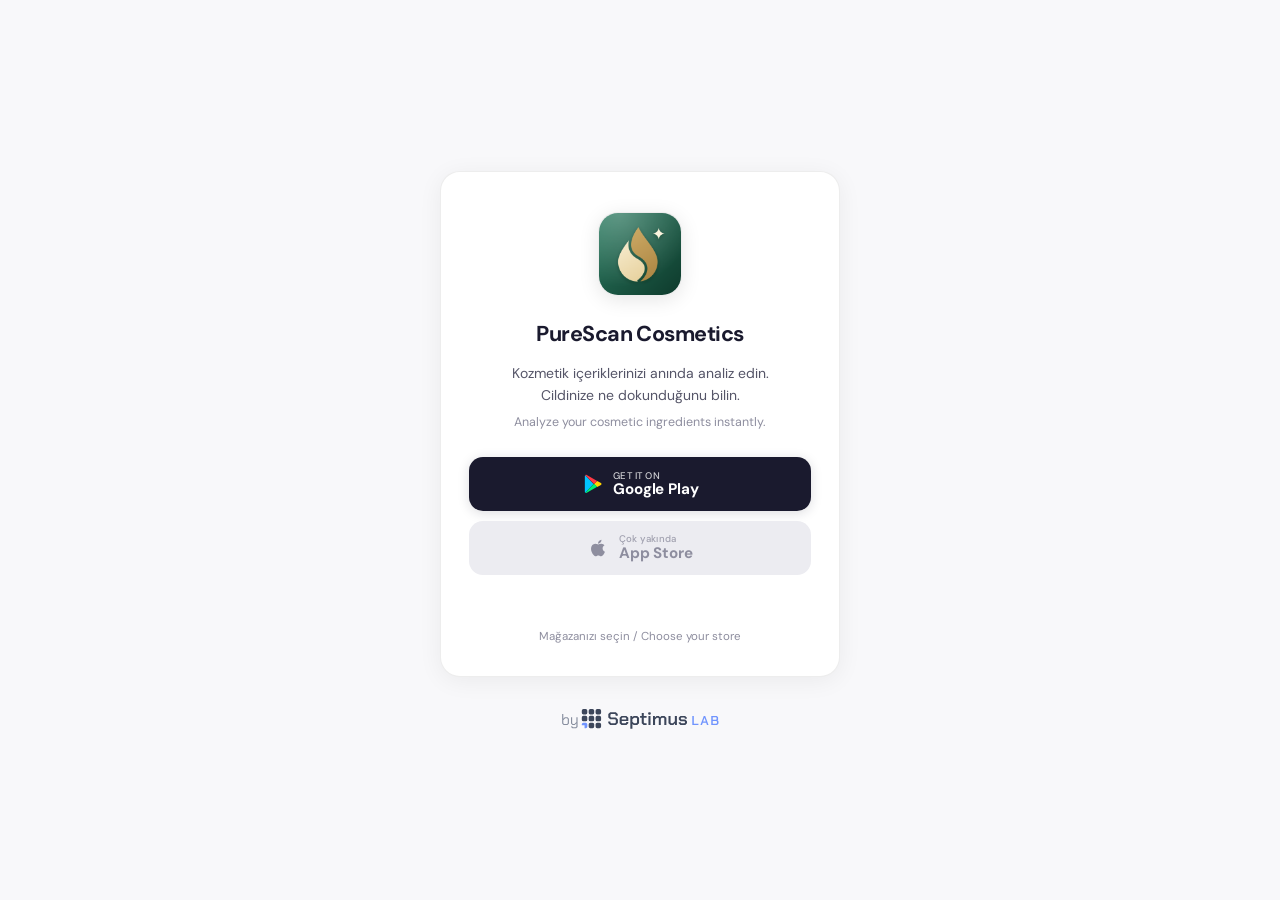
<file: index.html>
<!DOCTYPE html>
<html lang="tr">
<head>
    <meta charset="UTF-8">
    <meta name="viewport" content="width=device-width, initial-scale=1.0, maximum-scale=1.0, user-scalable=no">
    <title>PureScan Cosmetics | by SeptimusLab</title>
    <meta name="description" content="PureScan Cosmetics - Kozmetik içeriklerinizi anında analiz edin.">
    <meta name="robots" content="index, follow" />
    <link rel="canonical" href="https://purescan.septimuslab.com/" />
    <meta name="theme-color" content="#ffffff">
    <meta property="og:type" content="website">
    <meta property="og:site_name" content="PureScan Cosmetics">
    <meta property="og:title" content="PureScan Cosmetics: Cildine ne sürdüğünü bil">
    <meta property="og:description" content="İçerik listesini tara, her bileşeni saniyeler içinde öğren. Google Play'de ücretsiz.">
    <meta property="og:url" content="https://purescan.septimuslab.com/">
    <meta property="og:image" content="https://purescan.septimuslab.com/assets/og/og-tr.png">
    <meta property="og:image:width" content="1200">
    <meta property="og:image:height" content="630">
    <meta property="og:locale" content="tr_TR">
    <meta name="twitter:card" content="summary_large_image">
    <meta name="twitter:title" content="PureScan Cosmetics: Cildine ne sürdüğünü bil">
    <meta name="twitter:description" content="İçerik listesini tara, her bileşeni saniyeler içinde öğren. Google Play'de ücretsiz.">
    <meta name="twitter:image" content="https://purescan.septimuslab.com/assets/og/og-tr.png">
    <link rel="icon" type="image/x-icon" sizes="16x16 32x32 48x48" href="/favicon.ico?v=2" />
    <link rel="apple-touch-icon" sizes="180x180" href="/assets/apple-touch-icon.png?v=2" />
    <link rel="manifest" href="/site.webmanifest?v=2" />
    <link rel="preconnect" href="https://fonts.googleapis.com">
    <link href="https://fonts.googleapis.com/css2?family=DM+Sans:wght@400;500;600;700&display=swap" rel="stylesheet">
    <style>
        *, *::before, *::after { margin: 0; padding: 0; box-sizing: border-box; }

        :root {
            --bg: #f8f8fa;
            --card: #ffffff;
            --border: rgba(0, 0, 0, 0.07);
            --text: #1a1a2e;
            --text-secondary: #555568;
            --text-dim: #8e8e9f;
            --shadow-md: 0 4px 24px rgba(0, 0, 0, 0.06);
            --shadow-icon: 0 4px 20px rgba(0, 0, 0, 0.1);
        }

        html, body { height: 100%; }

        body {
            font-family: 'DM Sans', -apple-system, BlinkMacSystemFont, sans-serif;
            background: var(--bg);
            color: var(--text);
            display: flex;
            flex-direction: column;
            align-items: center;
            justify-content: center;
            min-height: 100dvh;
            padding: 1.5rem;
            -webkit-font-smoothing: antialiased;
            -webkit-tap-highlight-color: transparent;
        }

        .card {
            width: 100%;
            max-width: 400px;
            background: var(--card);
            border: 1px solid var(--border);
            border-radius: 20px;
            padding: 2.5rem 1.75rem 2rem;
            text-align: center;
            box-shadow: var(--shadow-md);
            animation: rise 0.6s cubic-bezier(0.16, 1, 0.3, 1) both;
        }

        @keyframes rise { from { opacity: 0; transform: translateY(16px); } to { opacity: 1; transform: translateY(0); } }

        .app-icon {
            width: 84px; height: 84px; border-radius: 20px;
            border: 1px solid var(--border);
            margin: 0 auto 1.5rem;
            box-shadow: var(--shadow-icon);
            overflow: hidden; background: #fff;
        }
        .app-icon img { width: 100%; height: 100%; object-fit: cover; display: block; }

        .app-name { font-size: 1.35rem; font-weight: 700; letter-spacing: -0.025em; color: var(--text); margin-bottom: 0.85rem; }

        .desc { margin-bottom: 1.5rem; }
        .desc-tr { font-size: 0.875rem; line-height: 1.6; color: var(--text-secondary); }
        .desc-en { font-size: 0.78rem; line-height: 1.6; color: var(--text-dim); margin-top: 0.4rem; }

        /* Store buttons */
        .stores { display: flex; flex-direction: column; gap: 0.6rem; width: 100%; }

        .store-btn {
            display: flex; align-items: center; justify-content: center; gap: 0.6rem;
            width: 100%; padding: 0.8rem 1rem;
            background: #1a1a2e; color: #fff; text-decoration: none;
            border-radius: 14px; transition: all 0.2s ease;
            box-shadow: 0 2px 12px rgba(26, 26, 46, 0.15);
        }
        .store-btn:hover { transform: translateY(-1px); box-shadow: 0 4px 16px rgba(26, 26, 46, 0.22); }
        .store-btn:active { transform: translateY(0); }
        .store-btn .ico { width: 22px; height: 22px; flex-shrink: 0; display: flex; align-items: center; justify-content: center; }
        .store-btn .txt { display: flex; flex-direction: column; align-items: flex-start; line-height: 1.15; }
        .store-btn .txt .small { font-size: 0.6rem; opacity: 0.8; font-weight: 500; letter-spacing: 0.02em; }
        .store-btn .txt .big { font-size: 0.95rem; font-weight: 700; letter-spacing: -0.01em; }

        .store-btn--disabled {
            background: #ececf1; color: var(--text-dim);
            box-shadow: none; cursor: default; pointer-events: none;
        }
        .store-btn--highlight { outline: 2px solid rgba(26,26,46,0.18); outline-offset: 2px; }

        .redirect {
            display: flex; align-items: center; justify-content: center; gap: 0.45rem;
            margin-top: 1.15rem; font-size: 0.72rem; color: var(--text-dim);
            min-height: 18px;
        }
        .timer { position: relative; width: 18px; height: 18px; display: flex; align-items: center; justify-content: center; }
        .timer span { font-size: 0.62rem; font-weight: 700; color: var(--text-secondary); z-index: 1; }
        .timer svg { position: absolute; inset: 0; transform: rotate(-90deg); }
        .timer-track { fill: none; stroke: var(--border); stroke-width: 2; }
        .timer-progress { fill: none; stroke: var(--text-secondary); stroke-width: 2; stroke-linecap: round; stroke-dasharray: 44; stroke-dashoffset: 0; transition: stroke-dashoffset 1s linear; }

        .choose { margin-top: 1.1rem; font-size: 0.72rem; color: var(--text-dim); }

        .studio { margin-top: 2rem; display: flex; flex-direction: column; align-items: center; gap: 0.4rem; animation: rise 0.6s 0.1s cubic-bezier(0.16, 1, 0.3, 1) both; }
        .studio-logo { display: block; height: 20px; width: auto; opacity: 0.8; }
        .studio-text { font-size: 0.58rem; color: var(--text-dim); letter-spacing: 0.12em; text-transform: uppercase; opacity: 0.45; }

        @media (max-width: 420px) {
            body { padding: 1rem; }
            .card { padding: 2rem 1.5rem 1.75rem; border-radius: 18px; }
            .app-icon { width: 76px; height: 76px; border-radius: 18px; }
            .app-name { font-size: 1.25rem; }
        }
    </style>
</head>
<body>

    <div class="card">
        <div class="app-icon"><img src="assets/purescan.png" alt="PureScan Cosmetics"></div>
        <h1 class="app-name">PureScan Cosmetics</h1>
        <div class="desc">
            <p class="desc-tr">Kozmetik içeriklerinizi anında analiz edin.<br>Cildinize ne dokunduğunu bilin.</p>
            <p class="desc-en">Analyze your cosmetic ingredients instantly.</p>
        </div>

        <div class="stores" id="stores"></div>

        <div class="redirect" id="redirect"></div>
        <div class="choose" id="choose"></div>
    </div>

    <div class="studio">
        <a href="https://www.septimuslab.com/" target="_blank" rel="noopener"><img src="assets/septimuslab/septimuslab-imza-acik-zemin.svg" alt="by SeptimusLab" class="studio-logo" width="164" height="21"></a>
    </div>

    <script>
        // ====== CONFIG ======
        // App Store linki yayına girince doldur: 'https://apps.apple.com/app/idXXXXXXXXXX'
        // Boşken iOS'ta "Çok yakında" pasif düğmesi görünür, yalnız Android otomatik yönlenir.
        const STORE = {
            play: 'https://play.google.com/store/apps/details?id=com.septimuslab.purescan',
            appStore: ''
        };
        const AUTO_REDIRECT_SECONDS = 3;

        // ====== ICONS ======
        const APPLE_ICON = '<svg viewBox="0 0 24 24" width="22" height="22" fill="currentColor"><path d="M17.05 20.28c-.98.95-2.05.8-3.08.35-1.09-.46-2.09-.48-3.24 0-1.44.62-2.2.44-3.06-.35C2.79 15.25 3.51 7.59 9.05 7.31c1.35.07 2.29.74 3.08.8 1.18-.24 2.31-.93 3.57-.84 1.51.12 2.65.72 3.4 1.8-3.12 1.87-2.38 5.98.48 7.13-.57 1.5-1.31 2.99-2.54 4.09zM12.03 7.25c-.15-2.23 1.66-4.07 3.74-4.25.29 2.58-2.34 4.5-3.74 4.25z"/></svg>';
        const PLAY_ICON = '<svg viewBox="0 0 24 24" width="22" height="22"><path fill="#00C4FF" d="M3.6 2.4c-.3.2-.5.6-.5 1.1v16.9c0 .5.2.9.5 1.1l9-9.5-9-9.6z"/><path fill="#FFD300" d="M16.6 8.6l-3.5 3.4 3.5 3.4 4.1-2.3c.8-.5.8-1.7 0-2.2l-4.1-2.3z"/><path fill="#00EE76" d="M3.6 21.5c.4.3 1 .4 1.6 0l11.4-6.5-3.5-3.4-9.5 9.9z"/><path fill="#FF3945" d="M3.6 2.4l9.5 9.6 3.5-3.4L5.2 2.1c-.6-.4-1.2-.3-1.6.3z"/></svg>';

        const t = {
            apple: { small: 'Download on the', big: 'App Store' },
            play:  { small: 'GET IT ON', big: 'Google Play' },
            soon:  { small: 'Çok yakında', big: 'App Store' }
        };

        function btn(href, iconHtml, small, big, opts) {
            opts = opts || {};
            const cls = 'store-btn' + (opts.disabled ? ' store-btn--disabled' : '') + (opts.highlight ? ' store-btn--highlight' : '');
            const tag = opts.disabled ? 'div' : 'a';
            const hrefAttr = opts.disabled ? '' : (' href="' + href + '"');
            return '<' + tag + hrefAttr + ' class="' + cls + '">' +
                '<span class="ico">' + iconHtml + '</span>' +
                '<span class="txt"><span class="small">' + small + '</span><span class="big">' + big + '</span></span>' +
                '</' + tag + '>';
        }

        // ====== DETECT ======
        const ua = navigator.userAgent || '';
        const isIOS = /iPad|iPhone|iPod/.test(ua) || (navigator.platform === 'MacIntel' && navigator.maxTouchPoints > 1);
        const isAndroid = /Android/.test(ua);
        const hasAppStore = !!STORE.appStore;

        // Arama motoru botları sayfada kalır (Googlebot akıllı telefon UA'sı "Android" içerir).
        const isBot = /bot|crawl|spider|slurp|lighthouse|mediapartners/i.test(ua);

        // Hangi mağazaya otomatik yönlendirilecek? (link yoksa null)
        let target = null;
        if (!isBot && isIOS && hasAppStore) target = STORE.appStore;
        else if (!isBot && isAndroid && STORE.play) target = STORE.play;

        // ====== RENDER BUTTONS ======
        const appleBtn = hasAppStore
            ? btn(STORE.appStore, APPLE_ICON, t.apple.small, t.apple.big, { highlight: isIOS })
            : btn('', APPLE_ICON, t.soon.small, t.soon.big, { disabled: true });
        const playBtn = btn(STORE.play, PLAY_ICON, t.play.small, t.play.big, { highlight: isAndroid });

        // iOS kullanıcısına önce App Store'u göster; Android'e önce Play'i
        document.getElementById('stores').innerHTML = isIOS ? (appleBtn + playBtn) : (playBtn + appleBtn);

        // ====== AUTO REDIRECT (sadece bu cihaz için geçerli mağaza varsa) ======
        const redirectEl = document.getElementById('redirect');
        const chooseEl = document.getElementById('choose');

        if (target) {
            let sec = AUTO_REDIRECT_SECONDS;
            const C = 2 * Math.PI * 7;
            redirectEl.innerHTML = '<div class="timer"><svg viewBox="0 0 18 18"><circle class="timer-track" cx="9" cy="9" r="7"/><circle class="timer-progress" id="tc" cx="9" cy="9" r="7"/></svg><span id="cnt">' + sec + '</span></div><span>Yönlendiriliyor / Redirecting...</span>';
            const circle = document.getElementById('tc');
            const cnt = document.getElementById('cnt');
            circle.style.strokeDasharray = C; circle.style.strokeDashoffset = '0';
            const tick = setInterval(function () {
                sec--; cnt.textContent = sec;
                circle.style.strokeDashoffset = C * (1 - sec / AUTO_REDIRECT_SECONDS);
                if (sec <= 0) { clearInterval(tick); window.location.href = target; }
            }, 1000);
        } else {
            // Otomatik yönlendirme yok (iOS link yok / masaüstü) -> kullanıcı seçsin
            chooseEl.textContent = isIOS
                ? 'App Store sürümü çok yakında. / Coming soon to the App Store.'
                : 'Mağazanızı seçin / Choose your store';
        }
    </script>
</body>
</html>
</file>
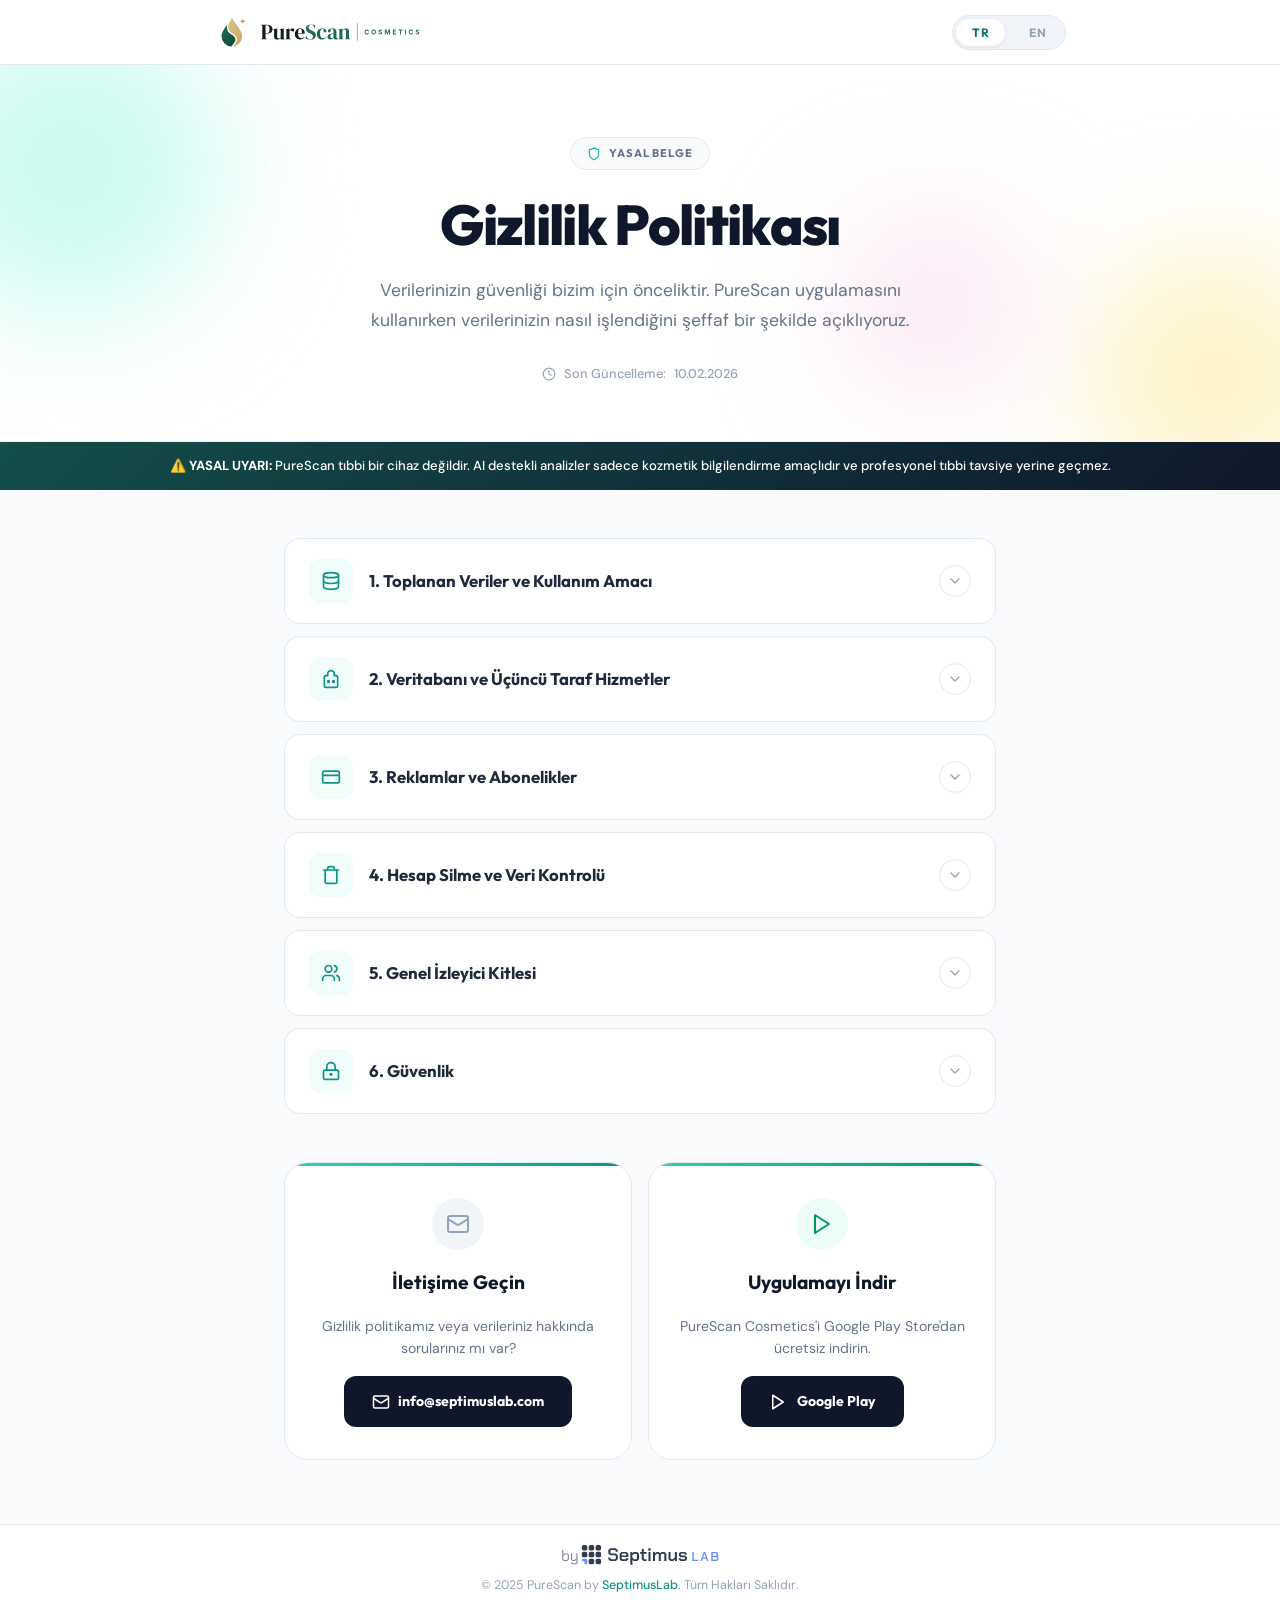
<file: privacy-policy/index.html>
<!doctype html>
<html lang="tr">
    <head>
        <meta charset="UTF-8" />
        <meta name="viewport" content="width=device-width, initial-scale=1.0" />
        <title>PureScan Cosmetics - Gizlilik Politikası | Privacy Policy</title>
        <meta name="description" content="PureScan Cosmetics uygulamasının gizlilik politikası. Privacy policy for PureScan Cosmetics app." />
        <meta name="robots" content="index, follow" />
        <link rel="canonical" href="https://purescan.septimuslab.com/privacy-policy/" />
        <meta property="og:type" content="article" />
        <meta property="og:title" content="PureScan Cosmetics: Gizlilik Politikası" />
        <meta property="og:url" content="https://purescan.septimuslab.com/privacy-policy/" />
        <meta property="og:image" content="https://purescan.septimuslab.com/assets/og/og-tr.png" />
        <meta name="twitter:card" content="summary_large_image" />
        <meta name="twitter:image" content="https://purescan.septimuslab.com/assets/og/og-tr.png" />
        <link rel="icon" type="image/x-icon" sizes="16x16 32x32 48x48" href="/favicon.ico?v=2" />
        <link rel="apple-touch-icon" sizes="180x180" href="/assets/apple-touch-icon.png?v=2" />
        <link rel="manifest" href="/site.webmanifest?v=2" />
        <link rel="preconnect" href="https://fonts.googleapis.com" />
        <link rel="preconnect" href="https://fonts.gstatic.com" crossorigin />
        <link href="https://fonts.googleapis.com/css2?family=Outfit:wght@400;500;600;700;800&family=DM+Sans:ital,wght@0,400;0,500;0,600;1,400&display=swap" rel="stylesheet" />
        <style>
            /* ── Reset & Variables ── */
            *,
            *::before,
            *::after {
                box-sizing: border-box;
                margin: 0;
                padding: 0;
            }

            :root {
                --brand-50: #f0fdfa;
                --brand-100: #ccfbf1;
                --brand-200: #99f6e4;
                --brand-300: #5eead4;
                --brand-400: #2dd4bf;
                --brand-500: #14b8a6;
                --brand-600: #0d9488;
                --brand-700: #0f766e;
                --brand-800: #115e59;
                --brand-900: #134e4a;

                --slate-50: #f8fafc;
                --slate-100: #f1f5f9;
                --slate-200: #e2e8f0;
                --slate-300: #cbd5e1;
                --slate-400: #94a3b8;
                --slate-500: #64748b;
                --slate-600: #475569;
                --slate-700: #334155;
                --slate-800: #1e293b;
                --slate-900: #0f172a;

                --orange-50: #fff7ed;
                --orange-100: #ffedd5;
                --orange-600: #ea580c;
                --orange-700: #c2410c;
                --orange-800: #9a3412;

                --radius-sm: 8px;
                --radius-md: 12px;
                --radius-lg: 16px;
                --radius-xl: 24px;
                --radius-full: 9999px;

                --shadow-sm: 0 1px 2px rgba(0, 0, 0, 0.04);
                --shadow-md: 0 4px 12px rgba(0, 0, 0, 0.06);
                --shadow-lg: 0 8px 30px rgba(0, 0, 0, 0.08);
                --shadow-xl: 0 16px 50px rgba(0, 0, 0, 0.1);

                --font-display: "Outfit", sans-serif;
                --font-body: "DM Sans", sans-serif;
            }

            html {
                scroll-behavior: smooth;
            }

            body {
                font-family: var(--font-body);
                background: var(--slate-50);
                color: var(--slate-700);
                line-height: 1.7;
                -webkit-font-smoothing: antialiased;
                -moz-osx-font-smoothing: grayscale;
            }

            ::selection {
                background: var(--brand-100);
                color: var(--brand-900);
            }

            a {
                color: inherit;
                text-decoration: none;
            }
            img {
                display: block;
                max-width: 100%;
            }

            /* ── Animations ── */
            @keyframes fadeInUp {
                from {
                    opacity: 0;
                    transform: translateY(20px);
                }
                to {
                    opacity: 1;
                    transform: translateY(0);
                }
            }
            @keyframes fadeIn {
                from {
                    opacity: 0;
                }
                to {
                    opacity: 1;
                }
            }
            @keyframes shimmer {
                0% {
                    background-position: -200% 0;
                }
                100% {
                    background-position: 200% 0;
                }
            }
            @keyframes float {
                0%,
                100% {
                    transform: translateY(0);
                }
                50% {
                    transform: translateY(-8px);
                }
            }
            @keyframes pulseGlow {
                0%,
                100% {
                    opacity: 0.4;
                }
                50% {
                    opacity: 0.7;
                }
            }

            .animate-up {
                animation: fadeInUp 0.6s ease-out both;
            }
            .animate-fade {
                animation: fadeIn 0.5s ease-out both;
            }
            .delay-1 {
                animation-delay: 0.1s;
            }
            .delay-2 {
                animation-delay: 0.2s;
            }
            .delay-3 {
                animation-delay: 0.3s;
            }
            .delay-4 {
                animation-delay: 0.4s;
            }
            .delay-5 {
                animation-delay: 0.5s;
            }

            /* ── Navbar ── */
            .navbar {
                position: sticky;
                top: 0;
                z-index: 100;
                background: rgba(255, 255, 255, 0.92);
                backdrop-filter: blur(20px) saturate(180%);
                -webkit-backdrop-filter: blur(20px) saturate(180%);
                border-bottom: 1px solid var(--slate-200);
                transition: box-shadow 0.3s ease;
            }
            .navbar.scrolled {
                box-shadow: 0 1px 20px rgba(0, 0, 0, 0.06);
            }
            .navbar-inner {
                max-width: 900px;
                margin: 0 auto;
                padding: 0 24px;
                height: 64px;
                display: flex;
                align-items: center;
                justify-content: space-between;
            }
            .brand {
                display: flex;
                align-items: center;
                gap: 12px;
                text-decoration: none;
            }
            .brand-lockup {
                height: 38px;
                width: auto;
                display: block;
            }
            .brand-logo {
                width: 40px;
                height: 40px;
                border-radius: var(--radius-md);
                object-fit: cover;
                box-shadow: var(--shadow-sm);
                transition: transform 0.3s ease;
            }
            .brand:hover .brand-logo {
                transform: scale(1.05);
            }
            .brand-text {
                display: flex;
                flex-direction: column;
            }
            .brand-name {
                font-family: var(--font-display);
                font-weight: 800;
                font-size: 1.2rem;
                color: var(--slate-900);
                letter-spacing: -0.02em;
                line-height: 1.1;
            }
            .brand-name span {
                color: var(--brand-600);
            }
            .brand-subtitle {
                font-size: 0.6rem;
                color: var(--slate-400);
                font-weight: 600;
                letter-spacing: 0.12em;
                text-transform: uppercase;
            }

            /* ── Language Toggle ── */
            .lang-toggle {
                display: flex;
                align-items: center;
                gap: 8px;
                background: var(--slate-100);
                border-radius: var(--radius-full);
                padding: 3px;
                cursor: pointer;
                user-select: none;
                border: 1px solid var(--slate-200);
                transition: border-color 0.3s ease;
            }
            .lang-toggle:hover {
                border-color: var(--brand-300);
            }
            .lang-btn {
                padding: 6px 16px;
                border-radius: var(--radius-full);
                font-family: var(--font-display);
                font-size: 0.75rem;
                font-weight: 700;
                letter-spacing: 0.04em;
                color: var(--slate-400);
                background: transparent;
                border: none;
                cursor: pointer;
                transition: all 0.3s ease;
                position: relative;
                z-index: 1;
            }
            .lang-btn.active {
                background: white;
                color: var(--brand-700);
                box-shadow: 0 1px 4px rgba(0, 0, 0, 0.08);
            }

            /* ── Hero Section ── */
            .hero {
                position: relative;
                background: white;
                border-bottom: 1px solid var(--slate-100);
                overflow: hidden;
            }
            .hero-bg {
                position: absolute;
                inset: 0;
                overflow: hidden;
                pointer-events: none;
            }
            .hero-orb {
                position: absolute;
                border-radius: 50%;
                filter: blur(60px);
                animation: pulseGlow 4s ease-in-out infinite;
            }
            .hero-orb--teal {
                width: 300px;
                height: 300px;
                background: var(--brand-100);
                top: -50px;
                left: -80px;
            }
            .hero-orb--amber {
                width: 250px;
                height: 250px;
                background: #fef3c7;
                bottom: -60px;
                right: -60px;
                animation-delay: 1.5s;
            }
            .hero-orb--pink {
                width: 180px;
                height: 180px;
                background: #fce7f3;
                top: 40%;
                right: 20%;
                animation-delay: 3s;
            }
            .hero-content {
                position: relative;
                z-index: 2;
                max-width: 760px;
                margin: 0 auto;
                padding: 72px 24px 56px;
                text-align: center;
            }
            .hero-badge {
                display: inline-flex;
                align-items: center;
                gap: 8px;
                padding: 6px 16px;
                border-radius: var(--radius-full);
                background: var(--slate-50);
                border: 1px solid var(--slate-200);
                font-family: var(--font-display);
                font-size: 0.7rem;
                font-weight: 700;
                color: var(--slate-500);
                text-transform: uppercase;
                letter-spacing: 0.08em;
                margin-bottom: 24px;
            }
            .hero-badge svg {
                color: var(--brand-500);
            }
            .hero-title {
                font-family: var(--font-display);
                font-size: clamp(2.2rem, 5vw, 3.5rem);
                font-weight: 800;
                color: var(--slate-900);
                letter-spacing: -0.03em;
                line-height: 1.1;
                margin-bottom: 20px;
            }
            .hero-desc {
                font-size: 1.1rem;
                color: var(--slate-500);
                max-width: 560px;
                margin: 0 auto 28px;
                line-height: 1.7;
            }
            .hero-meta {
                display: flex;
                align-items: center;
                justify-content: center;
                gap: 8px;
                font-size: 0.8rem;
                color: var(--slate-400);
                font-weight: 500;
            }
            .hero-meta svg {
                width: 14px;
                height: 14px;
            }

            /* ── Disclaimer Banner ── */
            .disclaimer {
                background: linear-gradient(135deg, var(--brand-900), var(--slate-900));
                color: white;
                padding: 14px 24px;
                text-align: center;
                font-size: 0.82rem;
                font-weight: 500;
                line-height: 1.5;
                position: relative;
                z-index: 10;
            }
            .disclaimer strong {
                font-weight: 700;
            }

            /* ── Main Content ── */
            .main-content {
                max-width: 760px;
                margin: 0 auto;
                padding: 48px 24px 64px;
            }

            /* ── Accordion ── */
            .accordion-list {
                display: flex;
                flex-direction: column;
                gap: 12px;
            }
            .accordion-item {
                background: white;
                border: 1px solid var(--slate-200);
                border-radius: var(--radius-lg);
                overflow: hidden;
                transition: all 0.3s ease;
            }
            .accordion-item:hover {
                border-color: var(--brand-200);
                box-shadow: 0 2px 16px rgba(20, 184, 166, 0.06);
            }
            .accordion-item.open {
                border-color: var(--brand-300);
                box-shadow: 0 4px 24px rgba(20, 184, 166, 0.08);
            }
            .accordion-trigger {
                width: 100%;
                display: flex;
                align-items: center;
                justify-content: space-between;
                padding: 20px 24px;
                background: none;
                border: none;
                cursor: pointer;
                text-align: left;
                font-family: var(--font-body);
                transition: background 0.2s ease;
            }
            .accordion-trigger:hover {
                background: var(--slate-50);
            }
            .accordion-trigger-left {
                display: flex;
                align-items: center;
                gap: 16px;
            }
            .accordion-icon-wrap {
                width: 44px;
                height: 44px;
                border-radius: var(--radius-md);
                background: var(--brand-50);
                display: flex;
                align-items: center;
                justify-content: center;
                color: var(--brand-600);
                flex-shrink: 0;
                transition: all 0.3s ease;
            }
            .accordion-item:hover .accordion-icon-wrap,
            .accordion-item.open .accordion-icon-wrap {
                background: var(--brand-500);
                color: white;
            }
            .accordion-icon-wrap svg {
                width: 20px;
                height: 20px;
            }
            .accordion-title {
                font-family: var(--font-display);
                font-size: 1.05rem;
                font-weight: 700;
                color: var(--slate-800);
                transition: color 0.2s ease;
            }
            .accordion-item:hover .accordion-title {
                color: var(--brand-700);
            }
            .accordion-chevron {
                width: 32px;
                height: 32px;
                border-radius: var(--radius-full);
                border: 1px solid var(--slate-200);
                display: flex;
                align-items: center;
                justify-content: center;
                color: var(--slate-400);
                flex-shrink: 0;
                transition: all 0.3s ease;
            }
            .accordion-item.open .accordion-chevron {
                transform: rotate(180deg);
                border-color: var(--brand-300);
                color: var(--brand-600);
                background: var(--brand-50);
            }
            .accordion-chevron svg {
                width: 16px;
                height: 16px;
            }
            .accordion-body {
                max-height: 0;
                opacity: 0;
                overflow: hidden;
                transition:
                    max-height 0.4s ease,
                    opacity 0.3s ease;
            }
            .accordion-item.open .accordion-body {
                max-height: 800px;
                opacity: 1;
            }
            .accordion-body-inner {
                padding: 0 24px 24px 84px;
                font-size: 0.92rem;
                color: var(--slate-600);
                line-height: 1.8;
            }
            .accordion-body-inner p {
                margin-bottom: 12px;
            }
            .accordion-body-inner ul {
                list-style: none;
                padding: 0;
                display: flex;
                flex-direction: column;
                gap: 10px;
            }
            .accordion-body-inner li {
                padding-left: 20px;
                position: relative;
            }
            .accordion-body-inner li::before {
                content: "";
                position: absolute;
                left: 0;
                top: 10px;
                width: 6px;
                height: 6px;
                border-radius: 50%;
                background: var(--brand-400);
            }
            .accordion-body-inner li strong {
                color: var(--slate-800);
                font-weight: 600;
            }
            .info-box {
                background: var(--orange-50);
                border: 1px solid var(--orange-100);
                border-radius: var(--radius-md);
                padding: 16px 20px;
                margin: 12px 0;
            }
            .info-box-title {
                font-weight: 700;
                color: var(--orange-800);
                font-size: 0.88rem;
                margin-bottom: 4px;
            }
            .info-box p {
                font-size: 0.84rem;
                color: var(--orange-700);
                margin: 0;
            }
            .text-muted {
                font-size: 0.84rem;
                color: var(--slate-500);
            }

            /* ── CTA Cards ── */
            .cta-grid {
                display: grid;
                grid-template-columns: 1fr 1fr;
                gap: 16px;
                margin-top: 48px;
            }
            @media (max-width: 600px) {
                .cta-grid {
                    grid-template-columns: 1fr;
                }
            }

            /* Contact Card */
            .card {
                position: relative;
                background: white;
                border: 1px solid var(--slate-200);
                border-radius: var(--radius-xl);
                overflow: hidden;
                transition: all 0.3s ease;
            }
            .card:hover {
                box-shadow: var(--shadow-lg);
                transform: translateY(-2px);
            }
            .card-accent {
                height: 3px;
                background: linear-gradient(90deg, var(--brand-400), var(--brand-600));
            }
            .card-body {
                padding: 32px 28px;
                text-align: center;
                display: flex;
                flex-direction: column;
                align-items: center;
                gap: 16px;
            }
            .card-icon {
                width: 52px;
                height: 52px;
                border-radius: var(--radius-full);
                background: var(--slate-100);
                display: flex;
                align-items: center;
                justify-content: center;
                color: var(--slate-400);
            }
            .card-icon svg {
                width: 24px;
                height: 24px;
            }
            .card-title {
                font-family: var(--font-display);
                font-size: 1.2rem;
                font-weight: 700;
                color: var(--slate-900);
            }
            .card-desc {
                font-size: 0.88rem;
                color: var(--slate-500);
                line-height: 1.6;
            }
            .btn {
                display: inline-flex;
                align-items: center;
                justify-content: center;
                gap: 8px;
                padding: 14px 28px;
                border-radius: var(--radius-md);
                font-family: var(--font-display);
                font-size: 0.88rem;
                font-weight: 700;
                border: none;
                cursor: pointer;
                transition: all 0.3s ease;
                text-decoration: none;
            }
            .btn svg {
                width: 18px;
                height: 18px;
            }
            .btn-dark {
                background: var(--slate-900);
                color: white;
            }
            .btn-dark:hover {
                background: var(--brand-600);
                box-shadow: 0 4px 20px rgba(13, 148, 136, 0.3);
                transform: translateY(-1px);
            }
            .btn-play {
                background: var(--slate-900);
                color: white;
                gap: 10px;
            }
            .btn-play:hover {
                background: #1a7f37;
                box-shadow: 0 4px 20px rgba(26, 127, 55, 0.3);
                transform: translateY(-1px);
            }

            /* ── Full Width Contact (for single col on mobile) ── */
            .contact-card-full {
                grid-column: 1 / -1;
            }

            /* ── Footer ── */
            .footer {
                border-top: 1px solid var(--slate-200);
                background: white;
                padding: 20px 24px;
            }
            .footer-inner {
                max-width: 900px;
                margin: 0 auto;
                display: flex;
                flex-direction: column;
                align-items: center;
                gap: 10px;
            }
            .footer-brand {
                display: flex;
                align-items: center;
                gap: 10px;
            }
            .footer-brand img {
                width: auto;
                height: 20px;
                opacity: 0.85;
            }
            .footer-links {
                display: flex;
                align-items: center;
                gap: 24px;
                flex-wrap: wrap;
                justify-content: center;
            }
            .footer-link {
                font-size: 0.82rem;
                font-weight: 500;
                color: var(--slate-400);
                transition: color 0.2s ease;
            }
            .footer-link:hover {
                color: var(--brand-600);
            }
            .footer-sep {
                width: 4px;
                height: 4px;
                border-radius: 50%;
                background: var(--slate-300);
            }
            .footer-copy {
                font-size: 0.78rem;
                color: var(--slate-400);
            }

            /* ── Responsive ── */
            @media (max-width: 640px) {
                .hero-content {
                    padding: 48px 20px 40px;
                }
                .hero-title {
                    font-size: 2rem;
                }
                .hero-desc {
                    font-size: 0.95rem;
                }
                .accordion-trigger {
                    padding: 16px 18px;
                }
                .accordion-body-inner {
                    padding: 0 18px 20px 18px;
                }
                .accordion-trigger-left {
                    gap: 12px;
                }
                .accordion-icon-wrap {
                    width: 38px;
                    height: 38px;
                }
                .accordion-title {
                    font-size: 0.92rem;
                }
                .card-body {
                    padding: 24px 20px;
                }
            }
        </style>
    </head>
    <body>
        <!-- ═══ Navbar ═══ -->
        <nav class="navbar" id="navbar">
            <div class="navbar-inner">
                <a href="https://purescan.septimuslab.com/marketing/" class="brand">
                    <img src="../assets/brand/lockup-h-light.svg" alt="PureScan Cosmetics" class="brand-lockup" width="206" height="38" />
                </a>
                <div class="lang-toggle" id="lang-toggle">
                    <button class="lang-btn active" data-lang="tr" id="btn-tr">TR</button>
                    <button class="lang-btn" data-lang="en" id="btn-en">EN</button>
                </div>
            </div>
        </nav>

        <!-- ═══ Hero ═══ -->
        <header class="hero">
            <div class="hero-bg">
                <div class="hero-orb hero-orb--teal"></div>
                <div class="hero-orb hero-orb--amber"></div>
                <div class="hero-orb hero-orb--pink"></div>
            </div>
            <div class="hero-content">
                <div class="hero-badge animate-up">
                    <svg xmlns="http://www.w3.org/2000/svg" width="14" height="14" viewBox="0 0 24 24" fill="none" stroke="currentColor" stroke-width="2" stroke-linecap="round" stroke-linejoin="round"><path d="M12 22s8-4 8-10V5l-8-3-8 3v7c0 6 8 10 8 10z" /></svg>
                    <span id="hero-badge-text">Yasal Belge</span>
                </div>
                <h1 class="hero-title animate-up delay-1" id="hero-title">Gizlilik Politikası</h1>
                <p class="hero-desc animate-up delay-2" id="hero-desc">Verilerinizin güvenliği bizim için önceliktir. PureScan uygulamasını kullanırken verilerinizin nasıl işlendiğini şeffaf bir şekilde açıklıyoruz.</p>
                <div class="hero-meta animate-up delay-3">
                    <svg xmlns="http://www.w3.org/2000/svg" viewBox="0 0 24 24" fill="none" stroke="currentColor" stroke-width="2" stroke-linecap="round" stroke-linejoin="round">
                        <circle cx="12" cy="12" r="10" />
                        <polyline points="12 6 12 12 16 14" />
                    </svg>
                    <span id="hero-date-label">Son Güncelleme:</span> <span>10.02.2026</span>
                </div>
            </div>
        </header>

        <!-- ═══ Disclaimer ═══ -->
        <div class="disclaimer" id="disclaimer">⚠️ <strong>YASAL UYARI:</strong> PureScan tıbbi bir cihaz değildir. AI destekli analizler sadece kozmetik bilgilendirme amaçlıdır ve profesyonel tıbbi tavsiye yerine geçmez.</div>

        <!-- ═══ Main ═══ -->
        <main class="main-content">
            <div class="accordion-list" id="accordion-list">
                <!-- JS renders here -->
            </div>

            <!-- CTA Grid -->
            <div class="cta-grid">
                <!-- Contact Card -->
                <div class="card animate-up">
                    <div class="card-accent"></div>
                    <div class="card-body">
                        <div class="card-icon">
                            <svg xmlns="http://www.w3.org/2000/svg" viewBox="0 0 24 24" fill="none" stroke="currentColor" stroke-width="2" stroke-linecap="round" stroke-linejoin="round">
                                <rect width="20" height="16" x="2" y="4" rx="2" />
                                <path d="m22 7-8.97 5.7a1.94 1.94 0 0 1-2.06 0L2 7" />
                            </svg>
                        </div>
                        <h3 class="card-title" id="contact-title">İletişime Geçin</h3>
                        <p class="card-desc" id="contact-desc">Gizlilik politikamız veya verileriniz hakkında sorularınız mı var?</p>
                        <a href="mailto:info@septimuslab.com" class="btn btn-dark">
                            <svg xmlns="http://www.w3.org/2000/svg" viewBox="0 0 24 24" fill="none" stroke="currentColor" stroke-width="2" stroke-linecap="round" stroke-linejoin="round">
                                <rect width="20" height="16" x="2" y="4" rx="2" />
                                <path d="m22 7-8.97 5.7a1.94 1.94 0 0 1-2.06 0L2 7" />
                            </svg>
                            info@septimuslab.com
                        </a>
                    </div>
                </div>

                <!-- Google Play Card -->
                <div class="card animate-up delay-1">
                    <div class="card-accent" style="background: linear-gradient(90deg, #34d399, #059669)"></div>
                    <div class="card-body">
                        <div class="card-icon" style="background: #ecfdf5; color: #059669">
                            <svg xmlns="http://www.w3.org/2000/svg" viewBox="0 0 24 24" fill="none" stroke="currentColor" stroke-width="2" stroke-linecap="round" stroke-linejoin="round"><polygon points="5 3 19 12 5 21 5 3" /></svg>
                        </div>
                        <h3 class="card-title" id="play-title">Uygulamayı İndir</h3>
                        <p class="card-desc" id="play-desc">PureScan Cosmetics'i Google Play Store'dan ücretsiz indirin.</p>
                        <a href="https://play.google.com/store/apps/details?id=com.septimuslab.purescan" target="_blank" rel="noopener" class="btn btn-play">
                            <svg xmlns="http://www.w3.org/2000/svg" width="18" height="18" viewBox="0 0 24 24" fill="none" stroke="currentColor" stroke-width="2" stroke-linecap="round" stroke-linejoin="round"><polygon points="5 3 19 12 5 21 5 3" /></svg>
                            Google Play
                        </a>
                    </div>
                </div>
            </div>
        </main>

        <!-- ═══ Footer ═══ -->
        <footer class="footer">
            <div class="footer-inner">
                <div class="footer-brand">
                    
                    <a href="https://www.septimuslab.com/" target="_blank" rel="noopener" class="footer-link" style="font-weight: 600; color: var(--slate-600)"> <img src="../assets/septimuslab/septimuslab-imza-acik-zemin.svg" alt="by SeptimusLab" width="164" height="21" /> </a>
                </div>
                <p class="footer-copy">&copy; 2025 PureScan by <a href="https://www.septimuslab.com/" target="_blank" rel="noopener" style="color: var(--brand-600); font-weight: 500">SeptimusLab</a>. <span id="footer-rights">Tüm Hakları Saklıdır.</span></p>
            </div>
        </footer>

        <!-- ═══ JavaScript ═══ -->
        <script>
            // ── Icons ──
            const icons = {
                data: '<svg xmlns="http://www.w3.org/2000/svg" viewBox="0 0 24 24" fill="none" stroke="currentColor" stroke-width="2" stroke-linecap="round" stroke-linejoin="round"><ellipse cx="12" cy="5" rx="9" ry="3"/><path d="M3 5V19A9 3 0 0 0 21 19V5"/><path d="M3 12A9 3 0 0 0 21 12"/></svg>',
                ai: '<svg xmlns="http://www.w3.org/2000/svg" viewBox="0 0 24 24" fill="none" stroke="currentColor" stroke-width="2" stroke-linecap="round" stroke-linejoin="round"><path d="M12 2a4 4 0 0 0-4 4v2H6a2 2 0 0 0-2 2v10a2 2 0 0 0 2 2h12a2 2 0 0 0 2-2V10a2 2 0 0 0-2-2h-2V6a4 4 0 0 0-4-4z"/><circle cx="9" cy="15" r="1"/><circle cx="15" cy="15" r="1"/></svg>',
                money: '<svg xmlns="http://www.w3.org/2000/svg" viewBox="0 0 24 24" fill="none" stroke="currentColor" stroke-width="2" stroke-linecap="round" stroke-linejoin="round"><rect width="20" height="14" x="2" y="5" rx="2"/><line x1="2" x2="22" y1="10" y2="10"/></svg>',
                trash: '<svg xmlns="http://www.w3.org/2000/svg" viewBox="0 0 24 24" fill="none" stroke="currentColor" stroke-width="2" stroke-linecap="round" stroke-linejoin="round"><path d="M3 6h18"/><path d="M19 6v14c0 1-1 2-2 2H7c-1 0-2-1-2-2V6"/><path d="M8 6V4c0-1 1-2 2-2h4c1 0 2 1 2 2v2"/></svg>',
                users: '<svg xmlns="http://www.w3.org/2000/svg" viewBox="0 0 24 24" fill="none" stroke="currentColor" stroke-width="2" stroke-linecap="round" stroke-linejoin="round"><path d="M16 21v-2a4 4 0 0 0-4-4H6a4 4 0 0 0-4 4v2"/><circle cx="9" cy="7" r="4"/><path d="M22 21v-2a4 4 0 0 0-3-3.87"/><path d="M16 3.13a4 4 0 0 1 0 7.75"/></svg>',
                lock: '<svg xmlns="http://www.w3.org/2000/svg" viewBox="0 0 24 24" fill="none" stroke="currentColor" stroke-width="2" stroke-linecap="round" stroke-linejoin="round"><rect width="18" height="11" x="3" y="11" rx="2" ry="2"/><path d="M7 11V7a5 5 0 0 1 10 0v4"/><circle cx="12" cy="16" r="1"/></svg>',
            };

            // ── Content Data ──
            const i18n = {
                tr: {
                    badge: "Yasal Belge",
                    title: "Gizlilik Politikası",
                    desc: "Verilerinizin güvenliği bizim için önceliktir. PureScan uygulamasını kullanırken verilerinizin nasıl işlendiğini şeffaf bir şekilde açıklıyoruz.",
                    dateLabel: "Son Güncelleme:",
                    disclaimer: "⚠️ <strong>YASAL UYARI:</strong> PureScan tıbbi bir cihaz değildir. AI destekli analizler sadece kozmetik bilgilendirme amaçlıdır ve profesyonel tıbbi tavsiye yerine geçmez.",
                    contactTitle: "İletişime Geçin",
                    contactDesc: "Gizlilik politikamız veya verileriniz hakkında sorularınız mı var?",
                    playTitle: "Uygulamayı İndir",
                    playDesc: "PureScan Cosmetics'i Google Play Store'dan ücretsiz indirin.",
                    rights: "Tüm Hakları Saklıdır.",
                    sections: [
                        {
                            icon: "data",
                            title: "1. Toplanan Veriler ve Kullanım Amacı",
                            html: "<p>Uygulama deneyiminizi iyileştirmek için şu verileri işleriz:</p><ul><li><strong>Görsel Veriler:</strong> İçerik analizi (OCR) ve cilt tipi tespiti için yüklediğiniz fotoğraflar.</li><li><strong>Biyometrik Veri (Yüz Analizi):</strong> Cilt tipinizi belirlemek için yüz fotoğrafınız anlık olarak işlenir. <strong>Bu fotoğraflar işlem bittiği anda sunucudan silinir ve asla kalıcı olarak saklanmaz.</strong></li><li><strong>Hesap Bilgileri:</strong> Eğer üye olursanız; e-posta adresiniz ve size özel atanan kullanıcı kimliğiniz (UID).</li><li><strong>Analiz Geçmişi:</strong> Tarattığınız ürünler ve aldığınız sonuçlar, geçmişe dönük inceleyebilmeniz için kaydedilir.</li></ul>",
                        },
                        {
                            icon: "ai",
                            title: "2. Veritabanı ve Üçüncü Taraf Hizmetler",
                            html: "<p>Güvenilir ve küresel altyapılar kullanıyoruz:</p><ul><li><strong>Google Gemini AI (ABD):</strong> Fotoğraflarınız ve metinleriniz analiz için Google'ın yapay zeka servisine şifreli (HTTPS) olarak gönderilir. Google bu verileri kimliğinizle eşleştirmez.</li><li><strong>Firebase Firestore (Veritabanı):</strong> Analiz sonuçlarınız, tarama geçmişiniz ve kullanıcı profiliniz Google'ın güvenli bulut veritabanı Firestore'da şifreli olarak saklanır.</li><li><strong>Firebase Auth:</strong> Kimlik doğrulama işlemleriniz güvenli bir şekilde yönetilir.</li></ul>",
                        },
                        {
                            icon: "money",
                            title: "3. Reklamlar ve Abonelikler",
                            html: "<p>Uygulamanın ücretsiz kalabilmesi için:</p><ul><li><strong>Google AdMob:</strong> Ücretsiz kullanıcılara alakalı reklamlar göstermek için cihaz reklam kimliğiniz (Advertising ID) kullanılabilir.</li><li><strong>RevenueCat:</strong> Premium abonelik satın alımları güvenli ödeme altyapıları üzerinden yönetilir. PureScan kredi kartı bilgilerinizi görmez ve saklamaz.</li></ul>",
                        },
                        {
                            icon: "trash",
                            title: "4. Hesap Silme ve Veri Kontrolü",
                            html: '<p>Verileriniz üzerinde tam kontrol sahibisiniz:</p><div class="info-box"><p class="info-box-title">Hesap Silme:</p><p>Uygulama içinde <strong>"Ayarlar &gt; Hesabımı Sil"</strong> seçeneğini kullandığınızda, bulut veritabanımızdaki (Firestore) tüm verileriniz ve kimlik bilgileriniz kalıcı olarak silinir.</p></div><p class="text-muted">"Verileri Sıfırla" seçeneği, hesabınızı kapatmadan bu hesaba ait tüm verileri kalıcı olarak siler.</p>',
                        },
                        {
                            icon: "users",
                            title: "5. Genel İzleyici Kitlesi",
                            html: "<p>PureScan genel izleyici kitlesine uygundur. 13 yaşın altındaki çocuklardan bilerek kişisel veri toplamıyoruz. Çocuğunuzun izniniz olmadan veri paylaştığını düşünüyorsanız lütfen bizimle iletişime geçin.</p>",
                        },
                        {
                            icon: "lock",
                            title: "6. Güvenlik",
                            html: "<p>Verileriniz transfer edilirken endüstri standardı SSL/TLS şifreleme kullanılır. Veritabanına erişim, sadece yetkili kullanıcılar için katı güvenlik kuralları ile sınırlandırılmıştır.</p>",
                        },
                    ],
                },
                en: {
                    badge: "Legal Document",
                    title: "Privacy Policy",
                    desc: "Your data security is our priority. We transparently explain how your data is processed when using the PureScan app.",
                    dateLabel: "Last Updated:",
                    disclaimer: "⚠️ <strong>LEGAL DISCLAIMER:</strong> PureScan is not a medical device. AI-powered analyses are for cosmetic information purposes only and do not substitute professional medical advice.",
                    contactTitle: "Contact Us",
                    contactDesc: "Questions about our privacy policy or your data?",
                    playTitle: "Download App",
                    playDesc: "Download PureScan Cosmetics from Google Play Store for free.",
                    rights: "All Rights Reserved.",
                    sections: [
                        {
                            icon: "data",
                            title: "1. Data Collection & Purpose",
                            html: "<p>We process the following data to improve your experience:</p><ul><li><strong>Visual Data:</strong> Photos uploaded for ingredient analysis (OCR) and skin type detection.</li><li><strong>Biometric Data (Face Analysis):</strong> Your face photo is processed instantly to determine skin type. <strong>These photos are deleted from the server immediately after processing and are never permanently stored.</strong></li><li><strong>Account Info:</strong> If you sign up; your email address and unique User ID (UID).</li><li><strong>Scan History:</strong> Products you scan and their results are saved so you can review them later.</li></ul>",
                        },
                        {
                            icon: "ai",
                            title: "2. Database & Third-Party Services",
                            html: "<p>We use trusted global infrastructures:</p><ul><li><strong>Google Gemini AI (USA):</strong> Photos and text are sent encrypted (HTTPS) to Google's AI service. Google does not link this data to your identity.</li><li><strong>Firebase Firestore (Database):</strong> Your analysis results, history, and profile are stored encrypted in Google's secure cloud database, Firestore.</li><li><strong>Firebase Auth:</strong> Your authentication credentials are managed securely.</li></ul>",
                        },
                        {
                            icon: "money",
                            title: "3. Ads & Subscriptions",
                            html: "<p>To keep the app free:</p><ul><li><strong>Google AdMob:</strong> For free users, your device's Advertising ID may be used to show relevant ads.</li><li><strong>RevenueCat:</strong> Premium subscription purchases are managed via secure payment infrastructures. PureScan does not see or store credit card details.</li></ul>",
                        },
                        {
                            icon: "trash",
                            title: "4. Account Deletion & Control",
                            html: '<p>You have full control over your data:</p><div class="info-box"><p class="info-box-title">Account Deletion:</p><p>Using the <strong>"Settings &gt; Delete Account"</strong> option in the app permanently deletes all your data and credentials from our cloud database (Firestore).</p></div><p class="text-muted">The "Reset Data" option permanently deletes all data associated with this account without closing the account.</p>',
                        },
                        {
                            icon: "users",
                            title: "5. General Audience",
                            html: "<p>PureScan is suitable for a general audience. We do not knowingly collect personal data from children under 13. If you believe your child has shared data without permission, please contact us.</p>",
                        },
                        {
                            icon: "lock",
                            title: "6. Security",
                            html: "<p>We use industry-standard SSL/TLS encryption for data transfer. Database access is restricted to authorized users with strict security rules.</p>",
                        },
                    ],
                },
            };

            // ── State ──
            let currentLang = "tr";
            let openIndex = null;

            // ── Render ──
            function render(lang) {
                const d = i18n[lang];

                // Hero
                document.getElementById("hero-badge-text").textContent = d.badge;
                document.getElementById("hero-title").textContent = d.title;
                document.getElementById("hero-desc").textContent = d.desc;
                document.getElementById("hero-date-label").textContent = d.dateLabel;

                // Disclaimer
                document.getElementById("disclaimer").innerHTML = d.disclaimer;

                // CTA Cards
                document.getElementById("contact-title").textContent = d.contactTitle;
                document.getElementById("contact-desc").textContent = d.contactDesc;
                document.getElementById("play-title").textContent = d.playTitle;
                document.getElementById("play-desc").textContent = d.playDesc;

                // Footer
                document.getElementById("footer-rights").textContent = d.rights;

                // Accordion
                const list = document.getElementById("accordion-list");
                list.innerHTML = "";

                d.sections.forEach(function (section, i) {
                    var item = document.createElement("div");
                    item.className = "accordion-item animate-up";
                    item.style.animationDelay = i * 0.08 + "s";
                    if (openIndex === i) item.classList.add("open");

                    item.innerHTML =
                        '<button class="accordion-trigger" data-index="' +
                        i +
                        '">' +
                        '<div class="accordion-trigger-left">' +
                        '<div class="accordion-icon-wrap">' +
                        (icons[section.icon] || icons.data) +
                        "</div>" +
                        '<span class="accordion-title">' +
                        section.title +
                        "</span>" +
                        "</div>" +
                        '<div class="accordion-chevron">' +
                        '<svg xmlns="http://www.w3.org/2000/svg" viewBox="0 0 24 24" fill="none" stroke="currentColor" stroke-width="2" stroke-linecap="round" stroke-linejoin="round"><polyline points="6 9 12 15 18 9"/></svg>' +
                        "</div>" +
                        "</button>" +
                        '<div class="accordion-body">' +
                        '<div class="accordion-body-inner">' +
                        section.html +
                        "</div>" +
                        "</div>";

                    list.appendChild(item);
                });

                // Re-bind accordion triggers
                document.querySelectorAll(".accordion-trigger").forEach(function (btn) {
                    btn.addEventListener("click", function () {
                        var idx = parseInt(this.getAttribute("data-index"));
                        toggleAccordion(idx);
                    });
                });
            }

            function toggleAccordion(idx) {
                var items = document.querySelectorAll(".accordion-item");
                items.forEach(function (item, i) {
                    if (i === idx) {
                        item.classList.toggle("open");
                        openIndex = item.classList.contains("open") ? idx : null;
                    } else {
                        item.classList.remove("open");
                    }
                });
            }

            // ── Language Switch ──
            var btnTr = document.getElementById("btn-tr");
            var btnEn = document.getElementById("btn-en");

            function switchLang(lang) {
                currentLang = lang;
                openIndex = null;

                btnTr.classList.toggle("active", lang === "tr");
                btnEn.classList.toggle("active", lang === "en");

                document.documentElement.lang = lang;

                // Smooth transition
                var main = document.querySelector(".main-content");
                var hero = document.querySelector(".hero");
                main.style.opacity = "0";
                hero.style.opacity = "0";
                main.style.transition = "opacity 0.2s ease";
                hero.style.transition = "opacity 0.2s ease";

                setTimeout(function () {
                    render(lang);
                    main.style.opacity = "1";
                    hero.style.opacity = "1";
                }, 200);
            }

            btnTr.addEventListener("click", function () {
                switchLang("tr");
            });
            btnEn.addEventListener("click", function () {
                switchLang("en");
            });

            // ── Navbar scroll shadow ──
            window.addEventListener("scroll", function () {
                document.getElementById("navbar").classList.toggle("scrolled", window.scrollY > 10);
            });

            // ── Init ──
            render("tr");
        </script>
    </body>
</html>
</file>
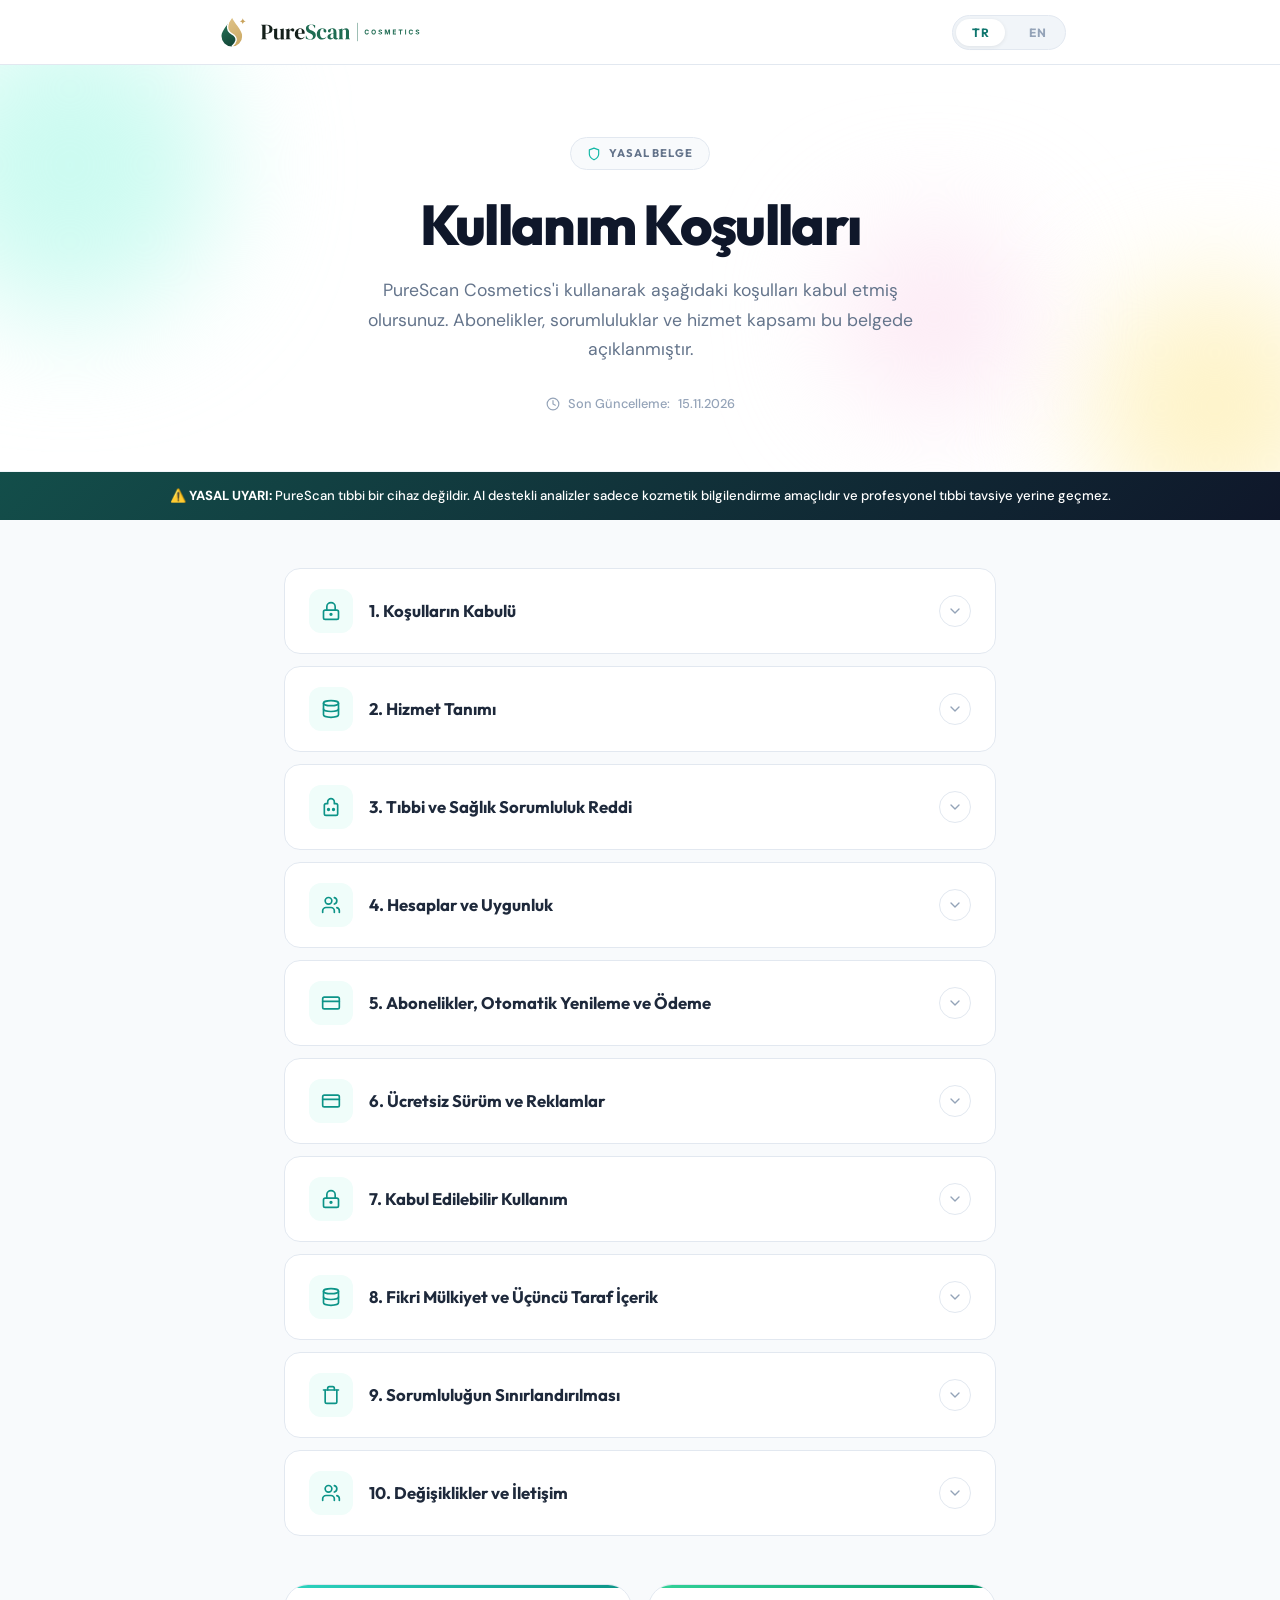
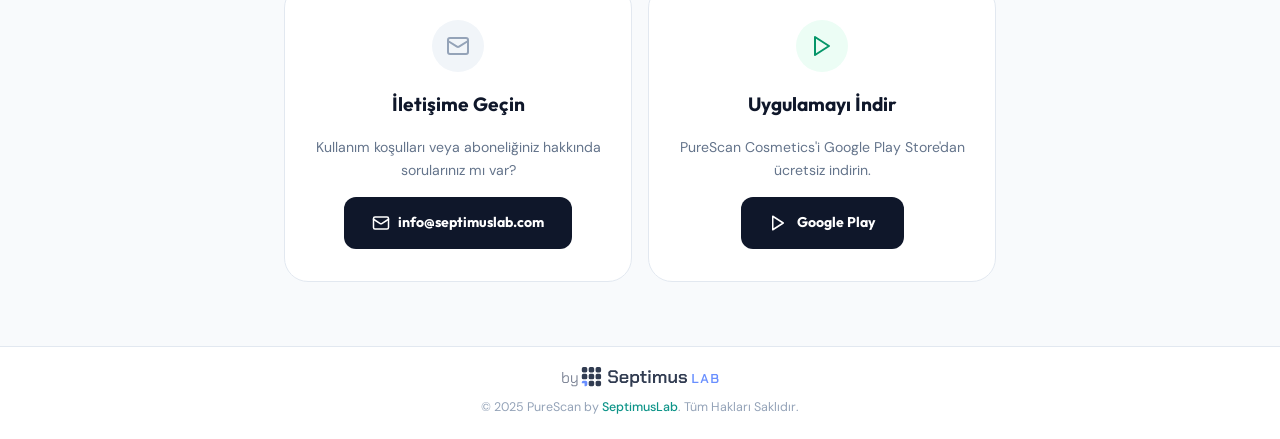
<file: terms/index.html>
<!doctype html>
<html lang="tr">
    <head>
        <meta charset="UTF-8" />
        <meta name="viewport" content="width=device-width, initial-scale=1.0" />
        <title>PureScan Cosmetics - Kullanım Koşulları | Terms of Use</title>
        <meta name="description" content="PureScan Cosmetics uygulamasının kullanım koşulları. Terms of use for the PureScan Cosmetics app." />
        <meta name="robots" content="index, follow" />
        <link rel="canonical" href="https://purescan.septimuslab.com/terms/" />
        <meta property="og:type" content="article" />
        <meta property="og:title" content="PureScan Cosmetics: Kullanım Koşulları" />
        <meta property="og:url" content="https://purescan.septimuslab.com/terms/" />
        <meta property="og:image" content="https://purescan.septimuslab.com/assets/og/og-tr.png" />
        <meta name="twitter:card" content="summary_large_image" />
        <meta name="twitter:image" content="https://purescan.septimuslab.com/assets/og/og-tr.png" />
        <link rel="icon" type="image/x-icon" sizes="16x16 32x32 48x48" href="/favicon.ico?v=2" />
        <link rel="apple-touch-icon" sizes="180x180" href="/assets/apple-touch-icon.png?v=2" />
        <link rel="manifest" href="/site.webmanifest?v=2" />
        <link rel="preconnect" href="https://fonts.googleapis.com" />
        <link rel="preconnect" href="https://fonts.gstatic.com" crossorigin />
        <link href="https://fonts.googleapis.com/css2?family=Outfit:wght@400;500;600;700;800&family=DM+Sans:ital,wght@0,400;0,500;0,600;1,400&display=swap" rel="stylesheet" />
        <style>
            /* ── Reset & Variables ── */
            *,
            *::before,
            *::after {
                box-sizing: border-box;
                margin: 0;
                padding: 0;
            }

            :root {
                --brand-50: #f0fdfa;
                --brand-100: #ccfbf1;
                --brand-200: #99f6e4;
                --brand-300: #5eead4;
                --brand-400: #2dd4bf;
                --brand-500: #14b8a6;
                --brand-600: #0d9488;
                --brand-700: #0f766e;
                --brand-800: #115e59;
                --brand-900: #134e4a;

                --slate-50: #f8fafc;
                --slate-100: #f1f5f9;
                --slate-200: #e2e8f0;
                --slate-300: #cbd5e1;
                --slate-400: #94a3b8;
                --slate-500: #64748b;
                --slate-600: #475569;
                --slate-700: #334155;
                --slate-800: #1e293b;
                --slate-900: #0f172a;

                --orange-50: #fff7ed;
                --orange-100: #ffedd5;
                --orange-600: #ea580c;
                --orange-700: #c2410c;
                --orange-800: #9a3412;

                --radius-sm: 8px;
                --radius-md: 12px;
                --radius-lg: 16px;
                --radius-xl: 24px;
                --radius-full: 9999px;

                --shadow-sm: 0 1px 2px rgba(0, 0, 0, 0.04);
                --shadow-md: 0 4px 12px rgba(0, 0, 0, 0.06);
                --shadow-lg: 0 8px 30px rgba(0, 0, 0, 0.08);
                --shadow-xl: 0 16px 50px rgba(0, 0, 0, 0.1);

                --font-display: "Outfit", sans-serif;
                --font-body: "DM Sans", sans-serif;
            }

            html {
                scroll-behavior: smooth;
            }

            body {
                font-family: var(--font-body);
                background: var(--slate-50);
                color: var(--slate-700);
                line-height: 1.7;
                -webkit-font-smoothing: antialiased;
                -moz-osx-font-smoothing: grayscale;
            }

            ::selection {
                background: var(--brand-100);
                color: var(--brand-900);
            }

            a {
                color: inherit;
                text-decoration: none;
            }
            img {
                display: block;
                max-width: 100%;
            }

            /* ── Animations ── */
            @keyframes fadeInUp {
                from {
                    opacity: 0;
                    transform: translateY(20px);
                }
                to {
                    opacity: 1;
                    transform: translateY(0);
                }
            }
            @keyframes fadeIn {
                from {
                    opacity: 0;
                }
                to {
                    opacity: 1;
                }
            }
            @keyframes shimmer {
                0% {
                    background-position: -200% 0;
                }
                100% {
                    background-position: 200% 0;
                }
            }
            @keyframes float {
                0%,
                100% {
                    transform: translateY(0);
                }
                50% {
                    transform: translateY(-8px);
                }
            }
            @keyframes pulseGlow {
                0%,
                100% {
                    opacity: 0.4;
                }
                50% {
                    opacity: 0.7;
                }
            }

            .animate-up {
                animation: fadeInUp 0.6s ease-out both;
            }
            .animate-fade {
                animation: fadeIn 0.5s ease-out both;
            }
            .delay-1 {
                animation-delay: 0.1s;
            }
            .delay-2 {
                animation-delay: 0.2s;
            }
            .delay-3 {
                animation-delay: 0.3s;
            }
            .delay-4 {
                animation-delay: 0.4s;
            }
            .delay-5 {
                animation-delay: 0.5s;
            }

            /* ── Navbar ── */
            .navbar {
                position: sticky;
                top: 0;
                z-index: 100;
                background: rgba(255, 255, 255, 0.92);
                backdrop-filter: blur(20px) saturate(180%);
                -webkit-backdrop-filter: blur(20px) saturate(180%);
                border-bottom: 1px solid var(--slate-200);
                transition: box-shadow 0.3s ease;
            }
            .navbar.scrolled {
                box-shadow: 0 1px 20px rgba(0, 0, 0, 0.06);
            }
            .navbar-inner {
                max-width: 900px;
                margin: 0 auto;
                padding: 0 24px;
                height: 64px;
                display: flex;
                align-items: center;
                justify-content: space-between;
            }
            .brand {
                display: flex;
                align-items: center;
                gap: 12px;
                text-decoration: none;
            }
            .brand-lockup {
                height: 38px;
                width: auto;
                display: block;
            }
            .brand-logo {
                width: 40px;
                height: 40px;
                border-radius: var(--radius-md);
                object-fit: cover;
                box-shadow: var(--shadow-sm);
                transition: transform 0.3s ease;
            }
            .brand:hover .brand-logo {
                transform: scale(1.05);
            }
            .brand-text {
                display: flex;
                flex-direction: column;
            }
            .brand-name {
                font-family: var(--font-display);
                font-weight: 800;
                font-size: 1.2rem;
                color: var(--slate-900);
                letter-spacing: -0.02em;
                line-height: 1.1;
            }
            .brand-name span {
                color: var(--brand-600);
            }
            .brand-subtitle {
                font-size: 0.6rem;
                color: var(--slate-400);
                font-weight: 600;
                letter-spacing: 0.12em;
                text-transform: uppercase;
            }

            /* ── Language Toggle ── */
            .lang-toggle {
                display: flex;
                align-items: center;
                gap: 8px;
                background: var(--slate-100);
                border-radius: var(--radius-full);
                padding: 3px;
                cursor: pointer;
                user-select: none;
                border: 1px solid var(--slate-200);
                transition: border-color 0.3s ease;
            }
            .lang-toggle:hover {
                border-color: var(--brand-300);
            }
            .lang-btn {
                padding: 6px 16px;
                border-radius: var(--radius-full);
                font-family: var(--font-display);
                font-size: 0.75rem;
                font-weight: 700;
                letter-spacing: 0.04em;
                color: var(--slate-400);
                background: transparent;
                border: none;
                cursor: pointer;
                transition: all 0.3s ease;
                position: relative;
                z-index: 1;
            }
            .lang-btn.active {
                background: white;
                color: var(--brand-700);
                box-shadow: 0 1px 4px rgba(0, 0, 0, 0.08);
            }

            /* ── Hero Section ── */
            .hero {
                position: relative;
                background: white;
                border-bottom: 1px solid var(--slate-100);
                overflow: hidden;
            }
            .hero-bg {
                position: absolute;
                inset: 0;
                overflow: hidden;
                pointer-events: none;
            }
            .hero-orb {
                position: absolute;
                border-radius: 50%;
                filter: blur(60px);
                animation: pulseGlow 4s ease-in-out infinite;
            }
            .hero-orb--teal {
                width: 300px;
                height: 300px;
                background: var(--brand-100);
                top: -50px;
                left: -80px;
            }
            .hero-orb--amber {
                width: 250px;
                height: 250px;
                background: #fef3c7;
                bottom: -60px;
                right: -60px;
                animation-delay: 1.5s;
            }
            .hero-orb--pink {
                width: 180px;
                height: 180px;
                background: #fce7f3;
                top: 40%;
                right: 20%;
                animation-delay: 3s;
            }
            .hero-content {
                position: relative;
                z-index: 2;
                max-width: 760px;
                margin: 0 auto;
                padding: 72px 24px 56px;
                text-align: center;
            }
            .hero-badge {
                display: inline-flex;
                align-items: center;
                gap: 8px;
                padding: 6px 16px;
                border-radius: var(--radius-full);
                background: var(--slate-50);
                border: 1px solid var(--slate-200);
                font-family: var(--font-display);
                font-size: 0.7rem;
                font-weight: 700;
                color: var(--slate-500);
                text-transform: uppercase;
                letter-spacing: 0.08em;
                margin-bottom: 24px;
            }
            .hero-badge svg {
                color: var(--brand-500);
            }
            .hero-title {
                font-family: var(--font-display);
                font-size: clamp(2.2rem, 5vw, 3.5rem);
                font-weight: 800;
                color: var(--slate-900);
                letter-spacing: -0.03em;
                line-height: 1.1;
                margin-bottom: 20px;
            }
            .hero-desc {
                font-size: 1.1rem;
                color: var(--slate-500);
                max-width: 560px;
                margin: 0 auto 28px;
                line-height: 1.7;
            }
            .hero-meta {
                display: flex;
                align-items: center;
                justify-content: center;
                gap: 8px;
                font-size: 0.8rem;
                color: var(--slate-400);
                font-weight: 500;
            }
            .hero-meta svg {
                width: 14px;
                height: 14px;
            }

            /* ── Disclaimer Banner ── */
            .disclaimer {
                background: linear-gradient(135deg, var(--brand-900), var(--slate-900));
                color: white;
                padding: 14px 24px;
                text-align: center;
                font-size: 0.82rem;
                font-weight: 500;
                line-height: 1.5;
                position: relative;
                z-index: 10;
            }
            .disclaimer strong {
                font-weight: 700;
            }

            /* ── Main Content ── */
            .main-content {
                max-width: 760px;
                margin: 0 auto;
                padding: 48px 24px 64px;
            }

            /* ── Accordion ── */
            .accordion-list {
                display: flex;
                flex-direction: column;
                gap: 12px;
            }
            .accordion-item {
                background: white;
                border: 1px solid var(--slate-200);
                border-radius: var(--radius-lg);
                overflow: hidden;
                transition: all 0.3s ease;
            }
            .accordion-item:hover {
                border-color: var(--brand-200);
                box-shadow: 0 2px 16px rgba(20, 184, 166, 0.06);
            }
            .accordion-item.open {
                border-color: var(--brand-300);
                box-shadow: 0 4px 24px rgba(20, 184, 166, 0.08);
            }
            .accordion-trigger {
                width: 100%;
                display: flex;
                align-items: center;
                justify-content: space-between;
                padding: 20px 24px;
                background: none;
                border: none;
                cursor: pointer;
                text-align: left;
                font-family: var(--font-body);
                transition: background 0.2s ease;
            }
            .accordion-trigger:hover {
                background: var(--slate-50);
            }
            .accordion-trigger-left {
                display: flex;
                align-items: center;
                gap: 16px;
            }
            .accordion-icon-wrap {
                width: 44px;
                height: 44px;
                border-radius: var(--radius-md);
                background: var(--brand-50);
                display: flex;
                align-items: center;
                justify-content: center;
                color: var(--brand-600);
                flex-shrink: 0;
                transition: all 0.3s ease;
            }
            .accordion-item:hover .accordion-icon-wrap,
            .accordion-item.open .accordion-icon-wrap {
                background: var(--brand-500);
                color: white;
            }
            .accordion-icon-wrap svg {
                width: 20px;
                height: 20px;
            }
            .accordion-title {
                font-family: var(--font-display);
                font-size: 1.05rem;
                font-weight: 700;
                color: var(--slate-800);
                transition: color 0.2s ease;
            }
            .accordion-item:hover .accordion-title {
                color: var(--brand-700);
            }
            .accordion-chevron {
                width: 32px;
                height: 32px;
                border-radius: var(--radius-full);
                border: 1px solid var(--slate-200);
                display: flex;
                align-items: center;
                justify-content: center;
                color: var(--slate-400);
                flex-shrink: 0;
                transition: all 0.3s ease;
            }
            .accordion-item.open .accordion-chevron {
                transform: rotate(180deg);
                border-color: var(--brand-300);
                color: var(--brand-600);
                background: var(--brand-50);
            }
            .accordion-chevron svg {
                width: 16px;
                height: 16px;
            }
            .accordion-body {
                max-height: 0;
                opacity: 0;
                overflow: hidden;
                transition:
                    max-height 0.4s ease,
                    opacity 0.3s ease;
            }
            .accordion-item.open .accordion-body {
                max-height: 800px;
                opacity: 1;
            }
            .accordion-body-inner {
                padding: 0 24px 24px 84px;
                font-size: 0.92rem;
                color: var(--slate-600);
                line-height: 1.8;
            }
            .accordion-body-inner p {
                margin-bottom: 12px;
            }
            .accordion-body-inner ul {
                list-style: none;
                padding: 0;
                display: flex;
                flex-direction: column;
                gap: 10px;
            }
            .accordion-body-inner li {
                padding-left: 20px;
                position: relative;
            }
            .accordion-body-inner li::before {
                content: "";
                position: absolute;
                left: 0;
                top: 10px;
                width: 6px;
                height: 6px;
                border-radius: 50%;
                background: var(--brand-400);
            }
            .accordion-body-inner li strong {
                color: var(--slate-800);
                font-weight: 600;
            }
            .info-box {
                background: var(--orange-50);
                border: 1px solid var(--orange-100);
                border-radius: var(--radius-md);
                padding: 16px 20px;
                margin: 12px 0;
            }
            .info-box-title {
                font-weight: 700;
                color: var(--orange-800);
                font-size: 0.88rem;
                margin-bottom: 4px;
            }
            .info-box p {
                font-size: 0.84rem;
                color: var(--orange-700);
                margin: 0;
            }
            .text-muted {
                font-size: 0.84rem;
                color: var(--slate-500);
            }

            /* ── CTA Cards ── */
            .cta-grid {
                display: grid;
                grid-template-columns: 1fr 1fr;
                gap: 16px;
                margin-top: 48px;
            }
            @media (max-width: 600px) {
                .cta-grid {
                    grid-template-columns: 1fr;
                }
            }

            /* Contact Card */
            .card {
                position: relative;
                background: white;
                border: 1px solid var(--slate-200);
                border-radius: var(--radius-xl);
                overflow: hidden;
                transition: all 0.3s ease;
            }
            .card:hover {
                box-shadow: var(--shadow-lg);
                transform: translateY(-2px);
            }
            .card-accent {
                height: 3px;
                background: linear-gradient(90deg, var(--brand-400), var(--brand-600));
            }
            .card-body {
                padding: 32px 28px;
                text-align: center;
                display: flex;
                flex-direction: column;
                align-items: center;
                gap: 16px;
            }
            .card-icon {
                width: 52px;
                height: 52px;
                border-radius: var(--radius-full);
                background: var(--slate-100);
                display: flex;
                align-items: center;
                justify-content: center;
                color: var(--slate-400);
            }
            .card-icon svg {
                width: 24px;
                height: 24px;
            }
            .card-title {
                font-family: var(--font-display);
                font-size: 1.2rem;
                font-weight: 700;
                color: var(--slate-900);
            }
            .card-desc {
                font-size: 0.88rem;
                color: var(--slate-500);
                line-height: 1.6;
            }
            .btn {
                display: inline-flex;
                align-items: center;
                justify-content: center;
                gap: 8px;
                padding: 14px 28px;
                border-radius: var(--radius-md);
                font-family: var(--font-display);
                font-size: 0.88rem;
                font-weight: 700;
                border: none;
                cursor: pointer;
                transition: all 0.3s ease;
                text-decoration: none;
            }
            .btn svg {
                width: 18px;
                height: 18px;
            }
            .btn-dark {
                background: var(--slate-900);
                color: white;
            }
            .btn-dark:hover {
                background: var(--brand-600);
                box-shadow: 0 4px 20px rgba(13, 148, 136, 0.3);
                transform: translateY(-1px);
            }
            .btn-play {
                background: var(--slate-900);
                color: white;
                gap: 10px;
            }
            .btn-play:hover {
                background: #1a7f37;
                box-shadow: 0 4px 20px rgba(26, 127, 55, 0.3);
                transform: translateY(-1px);
            }

            /* ── Full Width Contact (for single col on mobile) ── */
            .contact-card-full {
                grid-column: 1 / -1;
            }

            /* ── Footer ── */
            .footer {
                border-top: 1px solid var(--slate-200);
                background: white;
                padding: 20px 24px;
            }
            .footer-inner {
                max-width: 900px;
                margin: 0 auto;
                display: flex;
                flex-direction: column;
                align-items: center;
                gap: 10px;
            }
            .footer-brand {
                display: flex;
                align-items: center;
                gap: 10px;
            }
            .footer-brand img {
                width: auto;
                height: 20px;
                opacity: 0.85;
            }
            .footer-links {
                display: flex;
                align-items: center;
                gap: 24px;
                flex-wrap: wrap;
                justify-content: center;
            }
            .footer-link {
                font-size: 0.82rem;
                font-weight: 500;
                color: var(--slate-400);
                transition: color 0.2s ease;
            }
            .footer-link:hover {
                color: var(--brand-600);
            }
            .footer-sep {
                width: 4px;
                height: 4px;
                border-radius: 50%;
                background: var(--slate-300);
            }
            .footer-copy {
                font-size: 0.78rem;
                color: var(--slate-400);
            }

            /* ── Responsive ── */
            @media (max-width: 640px) {
                .hero-content {
                    padding: 48px 20px 40px;
                }
                .hero-title {
                    font-size: 2rem;
                }
                .hero-desc {
                    font-size: 0.95rem;
                }
                .accordion-trigger {
                    padding: 16px 18px;
                }
                .accordion-body-inner {
                    padding: 0 18px 20px 18px;
                }
                .accordion-trigger-left {
                    gap: 12px;
                }
                .accordion-icon-wrap {
                    width: 38px;
                    height: 38px;
                }
                .accordion-title {
                    font-size: 0.92rem;
                }
                .card-body {
                    padding: 24px 20px;
                }
            }
        </style>
    </head>
    <body>
        <!-- ═══ Navbar ═══ -->
        <nav class="navbar" id="navbar">
            <div class="navbar-inner">
                <a href="https://purescan.septimuslab.com/marketing/" class="brand">
                    <img src="../assets/brand/lockup-h-light.svg" alt="PureScan Cosmetics" class="brand-lockup" width="206" height="38" />
                </a>
                <div class="lang-toggle" id="lang-toggle">
                    <button class="lang-btn active" data-lang="tr" id="btn-tr">TR</button>
                    <button class="lang-btn" data-lang="en" id="btn-en">EN</button>
                </div>
            </div>
        </nav>

        <!-- ═══ Hero ═══ -->
        <header class="hero">
            <div class="hero-bg">
                <div class="hero-orb hero-orb--teal"></div>
                <div class="hero-orb hero-orb--amber"></div>
                <div class="hero-orb hero-orb--pink"></div>
            </div>
            <div class="hero-content">
                <div class="hero-badge animate-up">
                    <svg xmlns="http://www.w3.org/2000/svg" width="14" height="14" viewBox="0 0 24 24" fill="none" stroke="currentColor" stroke-width="2" stroke-linecap="round" stroke-linejoin="round"><path d="M12 22s8-4 8-10V5l-8-3-8 3v7c0 6 8 10 8 10z" /></svg>
                    <span id="hero-badge-text">Yasal Belge</span>
                </div>
                <h1 class="hero-title animate-up delay-1" id="hero-title">Kullanım Koşulları</h1>
                <p class="hero-desc animate-up delay-2" id="hero-desc">PureScan Cosmetics'i kullanarak aşağıdaki koşulları kabul etmiş olursunuz. Abonelikler, sorumluluklar ve hizmet kapsamı bu belgede açıklanmıştır.</p>
                <div class="hero-meta animate-up delay-3">
                    <svg xmlns="http://www.w3.org/2000/svg" viewBox="0 0 24 24" fill="none" stroke="currentColor" stroke-width="2" stroke-linecap="round" stroke-linejoin="round">
                        <circle cx="12" cy="12" r="10" />
                        <polyline points="12 6 12 12 16 14" />
                    </svg>
                    <span id="hero-date-label">Son Güncelleme:</span> <span>15.11.2026</span>
                </div>
            </div>
        </header>

        <!-- ═══ Disclaimer ═══ -->
        <div class="disclaimer" id="disclaimer">⚠️ <strong>YASAL UYARI:</strong> PureScan tıbbi bir cihaz değildir. AI destekli analizler sadece kozmetik bilgilendirme amaçlıdır ve profesyonel tıbbi tavsiye yerine geçmez.</div>

        <!-- ═══ Main ═══ -->
        <main class="main-content">
            <div class="accordion-list" id="accordion-list">
                <!-- JS renders here -->
            </div>

            <!-- CTA Grid -->
            <div class="cta-grid">
                <!-- Contact Card -->
                <div class="card animate-up">
                    <div class="card-accent"></div>
                    <div class="card-body">
                        <div class="card-icon">
                            <svg xmlns="http://www.w3.org/2000/svg" viewBox="0 0 24 24" fill="none" stroke="currentColor" stroke-width="2" stroke-linecap="round" stroke-linejoin="round">
                                <rect width="20" height="16" x="2" y="4" rx="2" />
                                <path d="m22 7-8.97 5.7a1.94 1.94 0 0 1-2.06 0L2 7" />
                            </svg>
                        </div>
                        <h3 class="card-title" id="contact-title">İletişime Geçin</h3>
                        <p class="card-desc" id="contact-desc">Kullanım koşulları veya aboneliğiniz hakkında sorularınız mı var?</p>
                        <a href="mailto:info@septimuslab.com" class="btn btn-dark">
                            <svg xmlns="http://www.w3.org/2000/svg" viewBox="0 0 24 24" fill="none" stroke="currentColor" stroke-width="2" stroke-linecap="round" stroke-linejoin="round">
                                <rect width="20" height="16" x="2" y="4" rx="2" />
                                <path d="m22 7-8.97 5.7a1.94 1.94 0 0 1-2.06 0L2 7" />
                            </svg>
                            info@septimuslab.com
                        </a>
                    </div>
                </div>

                <!-- Google Play Card -->
                <div class="card animate-up delay-1">
                    <div class="card-accent" style="background: linear-gradient(90deg, #34d399, #059669)"></div>
                    <div class="card-body">
                        <div class="card-icon" style="background: #ecfdf5; color: #059669">
                            <svg xmlns="http://www.w3.org/2000/svg" viewBox="0 0 24 24" fill="none" stroke="currentColor" stroke-width="2" stroke-linecap="round" stroke-linejoin="round"><polygon points="5 3 19 12 5 21 5 3" /></svg>
                        </div>
                        <h3 class="card-title" id="play-title">Uygulamayı İndir</h3>
                        <p class="card-desc" id="play-desc">PureScan Cosmetics'i Google Play Store'dan ücretsiz indirin.</p>
                        <a href="https://play.google.com/store/apps/details?id=com.septimuslab.purescan" target="_blank" rel="noopener" class="btn btn-play">
                            <svg xmlns="http://www.w3.org/2000/svg" width="18" height="18" viewBox="0 0 24 24" fill="none" stroke="currentColor" stroke-width="2" stroke-linecap="round" stroke-linejoin="round"><polygon points="5 3 19 12 5 21 5 3" /></svg>
                            Google Play
                        </a>
                    </div>
                </div>
            </div>
        </main>

        <!-- ═══ Footer ═══ -->
        <footer class="footer">
            <div class="footer-inner">
                <div class="footer-brand">
                    
                    <a href="https://www.septimuslab.com/" target="_blank" rel="noopener" class="footer-link" style="font-weight: 600; color: var(--slate-600)"> <img src="../assets/septimuslab/septimuslab-imza-acik-zemin.svg" alt="by SeptimusLab" width="164" height="21" /> </a>
                </div>
                <p class="footer-copy">&copy; 2025 PureScan by <a href="https://www.septimuslab.com/" target="_blank" rel="noopener" style="color: var(--brand-600); font-weight: 500">SeptimusLab</a>. <span id="footer-rights">Tüm Hakları Saklıdır.</span></p>
            </div>
        </footer>

        <!-- ═══ JavaScript ═══ -->
        <script>
            // ── Icons ──
            const icons = {
                data: '<svg xmlns="http://www.w3.org/2000/svg" viewBox="0 0 24 24" fill="none" stroke="currentColor" stroke-width="2" stroke-linecap="round" stroke-linejoin="round"><ellipse cx="12" cy="5" rx="9" ry="3"/><path d="M3 5V19A9 3 0 0 0 21 19V5"/><path d="M3 12A9 3 0 0 0 21 12"/></svg>',
                ai: '<svg xmlns="http://www.w3.org/2000/svg" viewBox="0 0 24 24" fill="none" stroke="currentColor" stroke-width="2" stroke-linecap="round" stroke-linejoin="round"><path d="M12 2a4 4 0 0 0-4 4v2H6a2 2 0 0 0-2 2v10a2 2 0 0 0 2 2h12a2 2 0 0 0 2-2V10a2 2 0 0 0-2-2h-2V6a4 4 0 0 0-4-4z"/><circle cx="9" cy="15" r="1"/><circle cx="15" cy="15" r="1"/></svg>',
                money: '<svg xmlns="http://www.w3.org/2000/svg" viewBox="0 0 24 24" fill="none" stroke="currentColor" stroke-width="2" stroke-linecap="round" stroke-linejoin="round"><rect width="20" height="14" x="2" y="5" rx="2"/><line x1="2" x2="22" y1="10" y2="10"/></svg>',
                trash: '<svg xmlns="http://www.w3.org/2000/svg" viewBox="0 0 24 24" fill="none" stroke="currentColor" stroke-width="2" stroke-linecap="round" stroke-linejoin="round"><path d="M3 6h18"/><path d="M19 6v14c0 1-1 2-2 2H7c-1 0-2-1-2-2V6"/><path d="M8 6V4c0-1 1-2 2-2h4c1 0 2 1 2 2v2"/></svg>',
                users: '<svg xmlns="http://www.w3.org/2000/svg" viewBox="0 0 24 24" fill="none" stroke="currentColor" stroke-width="2" stroke-linecap="round" stroke-linejoin="round"><path d="M16 21v-2a4 4 0 0 0-4-4H6a4 4 0 0 0-4 4v2"/><circle cx="9" cy="7" r="4"/><path d="M22 21v-2a4 4 0 0 0-3-3.87"/><path d="M16 3.13a4 4 0 0 1 0 7.75"/></svg>',
                lock: '<svg xmlns="http://www.w3.org/2000/svg" viewBox="0 0 24 24" fill="none" stroke="currentColor" stroke-width="2" stroke-linecap="round" stroke-linejoin="round"><rect width="18" height="11" x="3" y="11" rx="2" ry="2"/><path d="M7 11V7a5 5 0 0 1 10 0v4"/><circle cx="12" cy="16" r="1"/></svg>',
            };

            // ── Content Data ──
            const i18n = {
                "tr": {
                    "badge": "Yasal Belge",
                    "title": "Kullanım Koşulları",
                    "desc": "PureScan Cosmetics'i kullanarak aşağıdaki koşulları kabul etmiş olursunuz. Abonelikler, sorumluluklar ve hizmet kapsamı bu belgede açıklanmıştır.",
                    "dateLabel": "Son Güncelleme:",
                    "disclaimer": "⚠️ <strong>YASAL UYARI:</strong> PureScan tıbbi bir cihaz değildir. AI destekli analizler sadece kozmetik bilgilendirme amaçlıdır ve profesyonel tıbbi tavsiye yerine geçmez.",
                    "contactTitle": "İletişime Geçin",
                    "contactDesc": "Kullanım koşulları veya aboneliğiniz hakkında sorularınız mı var?",
                    "playTitle": "Uygulamayı İndir",
                    "playDesc": "PureScan Cosmetics'i Google Play Store'dan ücretsiz indirin.",
                    "rights": "Tüm Hakları Saklıdır.",
                    "sections": [
                        {
                            "icon": "lock",
                            "title": "1. Koşulların Kabulü",
                            "html": "<p>PureScan Cosmetics uygulamasını indirerek, kurarak veya kullanarak bu Kullanım Koşulları'nı ve <a href=\"../privacy-policy/\">Gizlilik Politikası</a>'nı okuduğunuzu ve kabul ettiğinizi beyan edersiniz. Koşulları kabul etmiyorsanız uygulamayı kullanmayınız. Bu koşullar PureScan Cosmetics (SeptimusLab) ile siz (kullanıcı) arasındaki sözleşmeyi oluşturur.</p>"
                        },
                        {
                            "icon": "data",
                            "title": "2. Hizmet Tanımı",
                            "html": "<p>PureScan Cosmetics; kozmetik ve kişisel bakım ürünlerinin içerik listesini fotoğraf, barkod veya metin yoluyla analiz etmenize yardımcı olan bir mobil uygulamadır. Yapay zeka destekli içerik değerlendirmesi, güvenlik puanı, mevzuat bilgisi, cilt tipine ve isteğe bağlı selfie profiline göre uyum yorumu, sesli özet, Guru sohbet asistanı ve kabin (ürün saklama ve birlikte kullanım kontrolü) özellikleri sunar. Hizmet olduğu gibi sunulur; özellikler zaman içinde eklenebilir, değiştirilebilir veya kaldırılabilir.</p>"
                        },
                        {
                            "icon": "ai",
                            "title": "3. Tıbbi ve Sağlık Sorumluluk Reddi",
                            "html": "<p>PureScan Cosmetics tıbbi bir cihaz değildir. Sonuçlar tıbbi teşhis, tedavi önerisi veya reçete niteliği taşımaz; yalnızca bilgilendirme amaçlıdır. Selfie ile yapılan cilt profili kozmetik bir değerlendirmedir, tıbbi muayene değildir. Alerji, cilt hastalığı, gebelik, emzirme veya ilaç kullanımı gibi durumlarda ürünün fiziksel etiketini ve bir dermatolog veya eczacının görüşünü esas almalısınız. Yapay zeka ve harici veri tabanları nedeniyle sonuçlarda eksik veya hatalı değerlendirme olabilir. Kullanım kararı size aittir.</p>"
                        },
                        {
                            "icon": "users",
                            "title": "4. Hesaplar ve Uygunluk",
                            "html": "<p>Uygulamayı misafir olarak veya e-posta, Google ya da Apple ile giriş yaparak kullanabilirsiniz. Hesap bilgilerinizin güvenliğinden ve hesabınız altında yapılan işlemlerden siz sorumlusunuz. Uygulamayı kullanmak için bulunduğunuz ülkedeki yasal yaş sınırına uygun olmanız gerekir. Hesabınızı ve verilerinizi uygulama içindeki <strong>Ayarlar &gt; Veriler &gt; Hesabı sil</strong> seçeneğiyle istediğiniz zaman silebilirsiniz.</p>"
                        },
                        {
                            "icon": "money",
                            "title": "5. Abonelikler, Otomatik Yenileme ve Ödeme",
                            "html": "<p>PureScan PRO, otomatik yenilenen aylık ve yıllık abonelik seçenekleri sunar. PRO; sınırsız ürün analizi, sınırsız Guru sorusu, sınırsız selfie analizi, kabin ve çakışma kontrolü ile reklamsız kullanım sağlar.</p><ul><li>Ödeme, satın alma onayında Google hesabınızdan (Android) veya Apple Kimliğinizden (iOS) alınır.</li><li>Abonelik, dönem bitmeden en az 24 saat önce otomatik yenileme kapatılmadığı sürece aynı süre ve ücretle yenilenir. Yenileme ücreti dönem bitmeden önceki 24 saat içinde tahsil edilir.</li><li>Aboneliği ve otomatik yenilemeyi Android'de <strong>Play Store &gt; Abonelikler</strong>, iOS'ta <strong>Ayarlar &gt; Apple Kimliği &gt; Abonelikler</strong> bölümünden yönetebilir ve iptal edebilirsiniz.</li><li>Fiyatlar bölgeye göre değişebilir ve satın almadan önce uygulamada gösterilir.</li><li>İptal, bir sonraki dönem için geçerli olur. Ödenmiş dönemin ücreti iade edilmez; yasal haklarınız saklıdır. İade talepleri ilgili mağazanın politikasına tabidir.</li><li>Satın alımlarınızı uygulamadaki <strong>Satın alımı geri yükle</strong> seçeneğiyle geri yükleyebilirsiniz.</li></ul>"
                        },
                        {
                            "icon": "money",
                            "title": "6. Ücretsiz Sürüm ve Reklamlar",
                            "html": "<p>Ücretsiz sürümde Google AdMob aracılığıyla reklam gösterilir ve analiz, Guru sorusu ve selfie analizi için haftalık kullanım limitleri uygulanır. Ödüllü reklam izleyerek ek hak kazanabilirsiniz. iOS cihazlarda kişiselleştirilmiş reklam için Uygulama İzleme Şeffaflığı izni istenir; izin vermezseniz kişiselleştirilmemiş reklam gösterilir. Avrupa Ekonomik Alanı'ndaki kullanıcılardan reklam onayı istenir.</p>"
                        },
                        {
                            "icon": "lock",
                            "title": "7. Kabul Edilebilir Kullanım",
                            "html": "<p>Uygulamayı yalnızca yasal amaçlarla kullanmayı kabul edersiniz. Hizmeti tersine mühendislikle incelemek, otomatik araçlarla kötüye kullanmak, kullanım limitlerini hileli yollarla aşmak, başkalarının haklarını ihlal etmek veya uygulamanın güvenliğini tehlikeye atmak yasaktır. Bu koşulları ihlal eden hesapların erişimi askıya alınabilir veya sonlandırılabilir.</p>"
                        },
                        {
                            "icon": "data",
                            "title": "8. Fikri Mülkiyet ve Üçüncü Taraf İçerik",
                            "html": "<p>Uygulamanın tasarımı, logosu, metinleri ve yazılımı SeptimusLab'e aittir ve fikri mülkiyet yasalarıyla korunur. Barkodla gelen ürün bilgileri kısmen Open Beauty Facts açık veri tabanından sağlanır; bu verilerin doğruluğu garanti edilmez. Analizler Google Gemini yapay zeka hizmetiyle üretilir.</p>"
                        },
                        {
                            "icon": "trash",
                            "title": "9. Sorumluluğun Sınırlandırılması",
                            "html": "<p>Yürürlükteki yasaların izin verdiği ölçüde SeptimusLab; uygulamanın kullanımından veya kullanılamamasından doğan dolaylı, arızi veya sonuç olarak ortaya çıkan zararlardan sorumlu tutulamaz. Hizmetin kesintisiz veya hatasız olacağı garanti edilmez.</p>"
                        },
                        {
                            "icon": "users",
                            "title": "10. Değişiklikler ve İletişim",
                            "html": "<p>Bu koşullar zaman zaman güncellenebilir. Önemli değişiklikler uygulama içinde veya bu sayfada duyurulur. Güncellemeden sonra uygulamayı kullanmaya devam etmeniz yeni koşulları kabul ettiğiniz anlamına gelir. Sorularınız için <a href=\"mailto:info@septimuslab.com\">info@septimuslab.com</a> adresine yazabilirsiniz.</p>"
                        }
                    ]
                },
                "en": {
                    "badge": "Legal Document",
                    "title": "Terms of Use",
                    "desc": "By using PureScan Cosmetics you agree to the following terms. Subscriptions, responsibilities and the scope of the service are explained here.",
                    "dateLabel": "Last Updated:",
                    "disclaimer": "⚠️ <strong>DISCLAIMER:</strong> PureScan is not a medical device. AI-powered analyses are for cosmetic information only and do not replace professional medical advice.",
                    "contactTitle": "Contact Us",
                    "contactDesc": "Questions about these terms or your subscription?",
                    "playTitle": "Download the App",
                    "playDesc": "Get PureScan Cosmetics for free on Google Play.",
                    "rights": "All Rights Reserved.",
                    "sections": [
                        {
                            "icon": "lock",
                            "title": "1. Acceptance of Terms",
                            "html": "<p>By downloading, installing or using PureScan Cosmetics you confirm that you have read and accept these Terms of Use and the <a href=\"../privacy-policy/\">Privacy Policy</a>. If you do not agree, do not use the app. These terms form the agreement between PureScan Cosmetics (SeptimusLab) and you (the user).</p>"
                        },
                        {
                            "icon": "data",
                            "title": "2. Description of Service",
                            "html": "<p>PureScan Cosmetics is a mobile app that helps you analyze the ingredient list of cosmetic and personal care products by photo, barcode or text. It offers AI-assisted ingredient assessment, a safety score, regulatory information, compatibility notes based on your skin type and an optional selfie profile, audio summaries, the Guru chat assistant and a cabinet for saving products and checking combinations. The service is provided as is; features may be added, changed or removed over time.</p>"
                        },
                        {
                            "icon": "ai",
                            "title": "3. Medical and Health Disclaimer",
                            "html": "<p>PureScan Cosmetics is not a medical device. Results are not a medical diagnosis, treatment recommendation or prescription and are for information only. The selfie skin profile is a cosmetic assessment, not a medical examination. For allergies, skin conditions, pregnancy, breastfeeding or medication use, rely on the product's physical label and the advice of a dermatologist or pharmacist. Because of AI and external databases, results may be incomplete or inaccurate. Usage decisions are yours.</p>"
                        },
                        {
                            "icon": "users",
                            "title": "4. Accounts and Eligibility",
                            "html": "<p>You can use the app as a guest or sign in with email, Google or Apple. You are responsible for the security of your account and the activity under it. You must meet the legal age requirement in your country. You can delete your account and data at any time in <strong>Settings &gt; Data &gt; Delete account</strong>.</p>"
                        },
                        {
                            "icon": "money",
                            "title": "5. Subscriptions, Auto-Renewal and Payment",
                            "html": "<p>PureScan PRO offers auto-renewing monthly and yearly subscriptions. PRO includes unlimited product analysis, unlimited Guru questions, unlimited selfie analysis, the cabinet and conflict check, and no ads.</p><ul><li>Payment is charged to your Google account (Android) or Apple ID (iOS) when you confirm the purchase.</li><li>The subscription renews automatically for the same period and price unless auto-renew is turned off at least 24 hours before the end of the current period. Renewal is charged within the 24 hours before the period ends.</li><li>Manage or cancel your subscription in <strong>Play Store &gt; Subscriptions</strong> on Android or <strong>Settings &gt; Apple ID &gt; Subscriptions</strong> on iOS.</li><li>Prices may vary by region and are shown in the app before purchase.</li><li>Cancellation takes effect for the next period. The current paid period is not refunded; your statutory rights remain. Refund requests are subject to the store's policy.</li><li>You can restore purchases with <strong>Restore purchase</strong> in the app.</li></ul>"
                        },
                        {
                            "icon": "money",
                            "title": "6. Free Version and Ads",
                            "html": "<p>The free version shows ads through Google AdMob and applies weekly limits to analyses, Guru questions and selfie analyses. You can earn extra uses by watching rewarded ads. On iOS, App Tracking Transparency permission is requested for personalized ads; without it, non-personalized ads are shown. Users in the European Economic Area are asked for ad consent.</p>"
                        },
                        {
                            "icon": "lock",
                            "title": "7. Acceptable Use",
                            "html": "<p>You agree to use the app only for lawful purposes. Reverse engineering the service, abusing it with automated tools, bypassing usage limits, infringing the rights of others or compromising the app's security is prohibited. Accounts that violate these terms may be suspended or terminated.</p>"
                        },
                        {
                            "icon": "data",
                            "title": "8. Intellectual Property and Third-Party Content",
                            "html": "<p>The app's design, logo, text and software belong to SeptimusLab and are protected by intellectual property laws. Product data from barcodes is partly provided by the Open Beauty Facts open database; its accuracy is not guaranteed. Analyses are generated with the Google Gemini AI service.</p>"
                        },
                        {
                            "icon": "trash",
                            "title": "9. Limitation of Liability",
                            "html": "<p>To the extent permitted by law, SeptimusLab is not liable for indirect, incidental or consequential damages arising from the use of, or inability to use, the app. Uninterrupted or error-free service is not guaranteed.</p>"
                        },
                        {
                            "icon": "users",
                            "title": "10. Changes and Contact",
                            "html": "<p>These terms may be updated from time to time. Important changes are announced in the app or on this page. Continuing to use the app after an update means you accept the new terms. For questions, write to <a href=\"mailto:info@septimuslab.com\">info@septimuslab.com</a>.</p>"
                        }
                    ]
                }
            };

            // ── State ──
            let currentLang = "tr";
            let openIndex = null;

            // ── Render ──
            function render(lang) {
                const d = i18n[lang];

                // Hero
                document.getElementById("hero-badge-text").textContent = d.badge;
                document.getElementById("hero-title").textContent = d.title;
                document.getElementById("hero-desc").textContent = d.desc;
                document.getElementById("hero-date-label").textContent = d.dateLabel;

                // Disclaimer
                document.getElementById("disclaimer").innerHTML = d.disclaimer;

                // CTA Cards
                document.getElementById("contact-title").textContent = d.contactTitle;
                document.getElementById("contact-desc").textContent = d.contactDesc;
                document.getElementById("play-title").textContent = d.playTitle;
                document.getElementById("play-desc").textContent = d.playDesc;

                // Footer
                document.getElementById("footer-rights").textContent = d.rights;

                // Accordion
                const list = document.getElementById("accordion-list");
                list.innerHTML = "";

                d.sections.forEach(function (section, i) {
                    var item = document.createElement("div");
                    item.className = "accordion-item animate-up";
                    item.style.animationDelay = i * 0.08 + "s";
                    if (openIndex === i) item.classList.add("open");

                    item.innerHTML =
                        '<button class="accordion-trigger" data-index="' +
                        i +
                        '">' +
                        '<div class="accordion-trigger-left">' +
                        '<div class="accordion-icon-wrap">' +
                        (icons[section.icon] || icons.data) +
                        "</div>" +
                        '<span class="accordion-title">' +
                        section.title +
                        "</span>" +
                        "</div>" +
                        '<div class="accordion-chevron">' +
                        '<svg xmlns="http://www.w3.org/2000/svg" viewBox="0 0 24 24" fill="none" stroke="currentColor" stroke-width="2" stroke-linecap="round" stroke-linejoin="round"><polyline points="6 9 12 15 18 9"/></svg>' +
                        "</div>" +
                        "</button>" +
                        '<div class="accordion-body">' +
                        '<div class="accordion-body-inner">' +
                        section.html +
                        "</div>" +
                        "</div>";

                    list.appendChild(item);
                });

                // Re-bind accordion triggers
                document.querySelectorAll(".accordion-trigger").forEach(function (btn) {
                    btn.addEventListener("click", function () {
                        var idx = parseInt(this.getAttribute("data-index"));
                        toggleAccordion(idx);
                    });
                });
            }

            function toggleAccordion(idx) {
                var items = document.querySelectorAll(".accordion-item");
                items.forEach(function (item, i) {
                    if (i === idx) {
                        item.classList.toggle("open");
                        openIndex = item.classList.contains("open") ? idx : null;
                    } else {
                        item.classList.remove("open");
                    }
                });
            }

            // ── Language Switch ──
            var btnTr = document.getElementById("btn-tr");
            var btnEn = document.getElementById("btn-en");

            function switchLang(lang) {
                currentLang = lang;
                openIndex = null;

                btnTr.classList.toggle("active", lang === "tr");
                btnEn.classList.toggle("active", lang === "en");

                document.documentElement.lang = lang;

                // Smooth transition
                var main = document.querySelector(".main-content");
                var hero = document.querySelector(".hero");
                main.style.opacity = "0";
                hero.style.opacity = "0";
                main.style.transition = "opacity 0.2s ease";
                hero.style.transition = "opacity 0.2s ease";

                setTimeout(function () {
                    render(lang);
                    main.style.opacity = "1";
                    hero.style.opacity = "1";
                }, 200);
            }

            btnTr.addEventListener("click", function () {
                switchLang("tr");
            });
            btnEn.addEventListener("click", function () {
                switchLang("en");
            });

            // ── Navbar scroll shadow ──
            window.addEventListener("scroll", function () {
                document.getElementById("navbar").classList.toggle("scrolled", window.scrollY > 10);
            });

            // ── Init ──
            render("tr");
        </script>
    </body>
</html>
</file>
